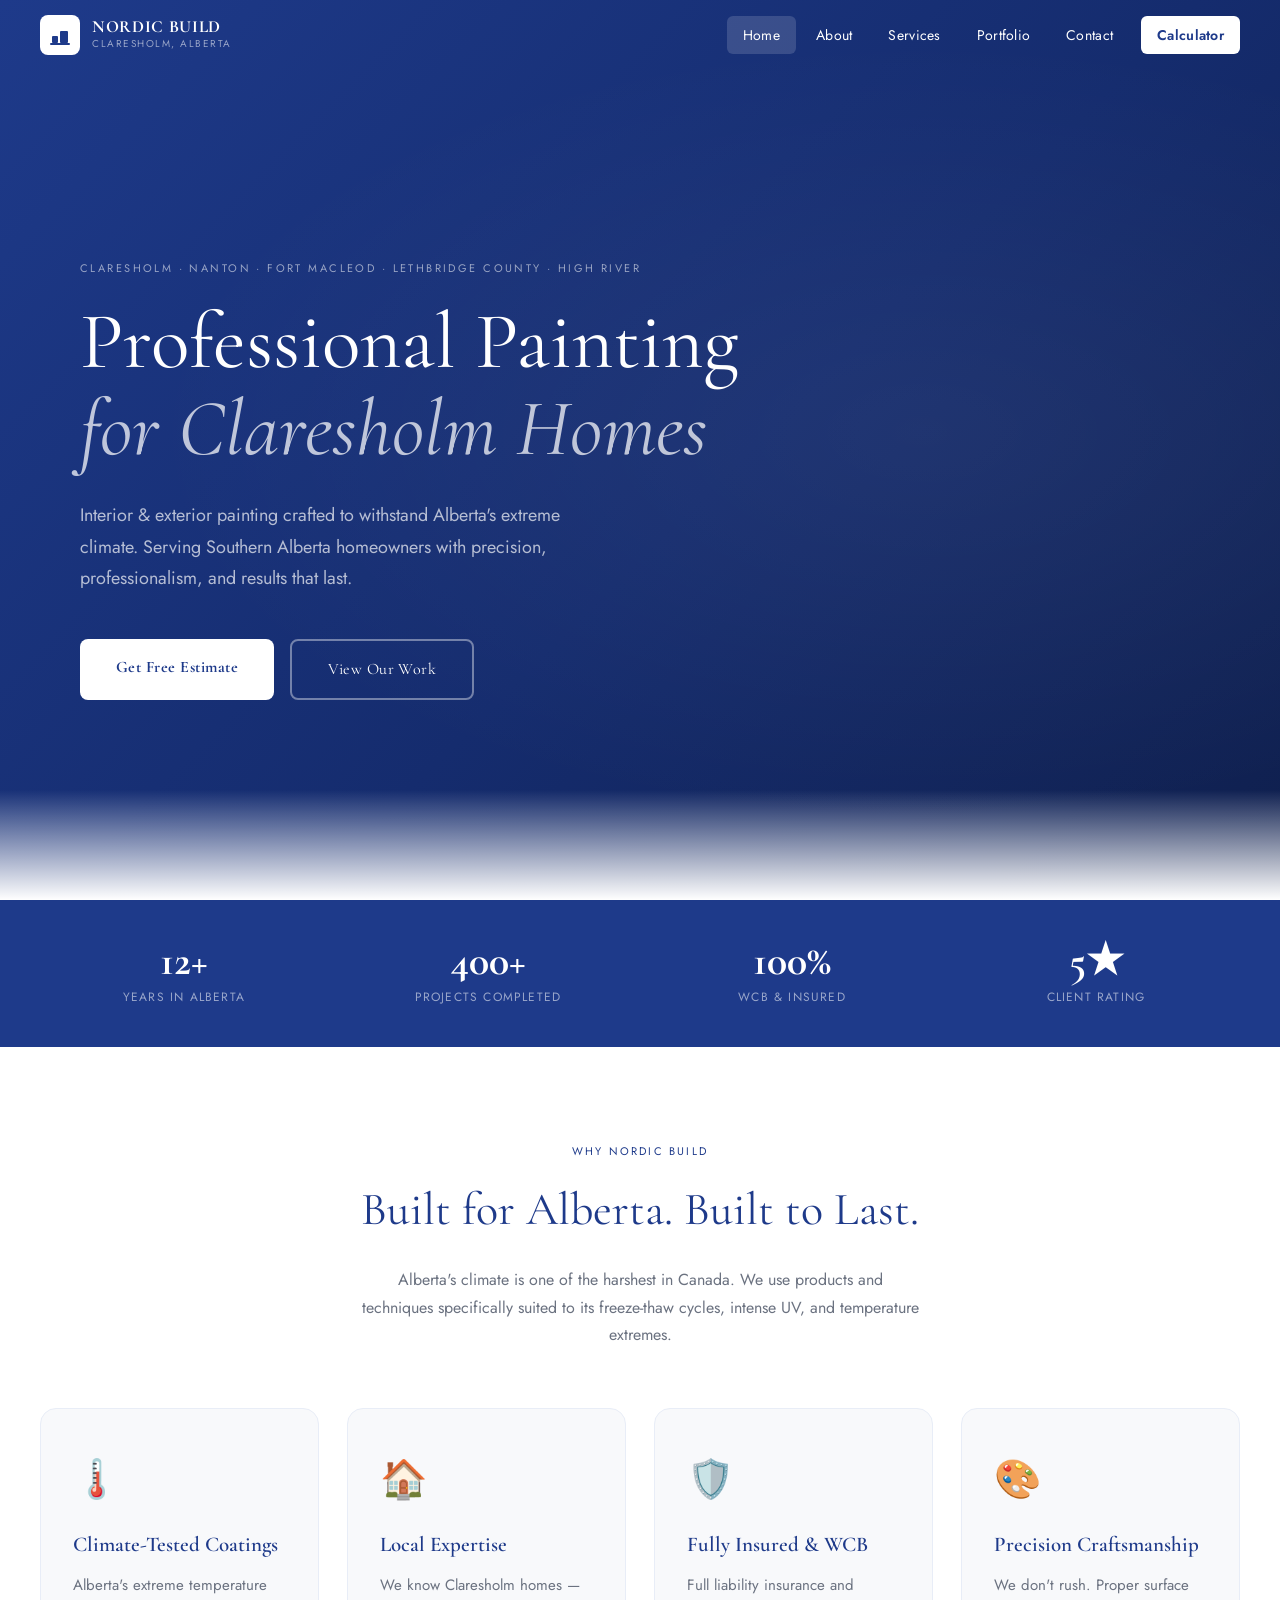
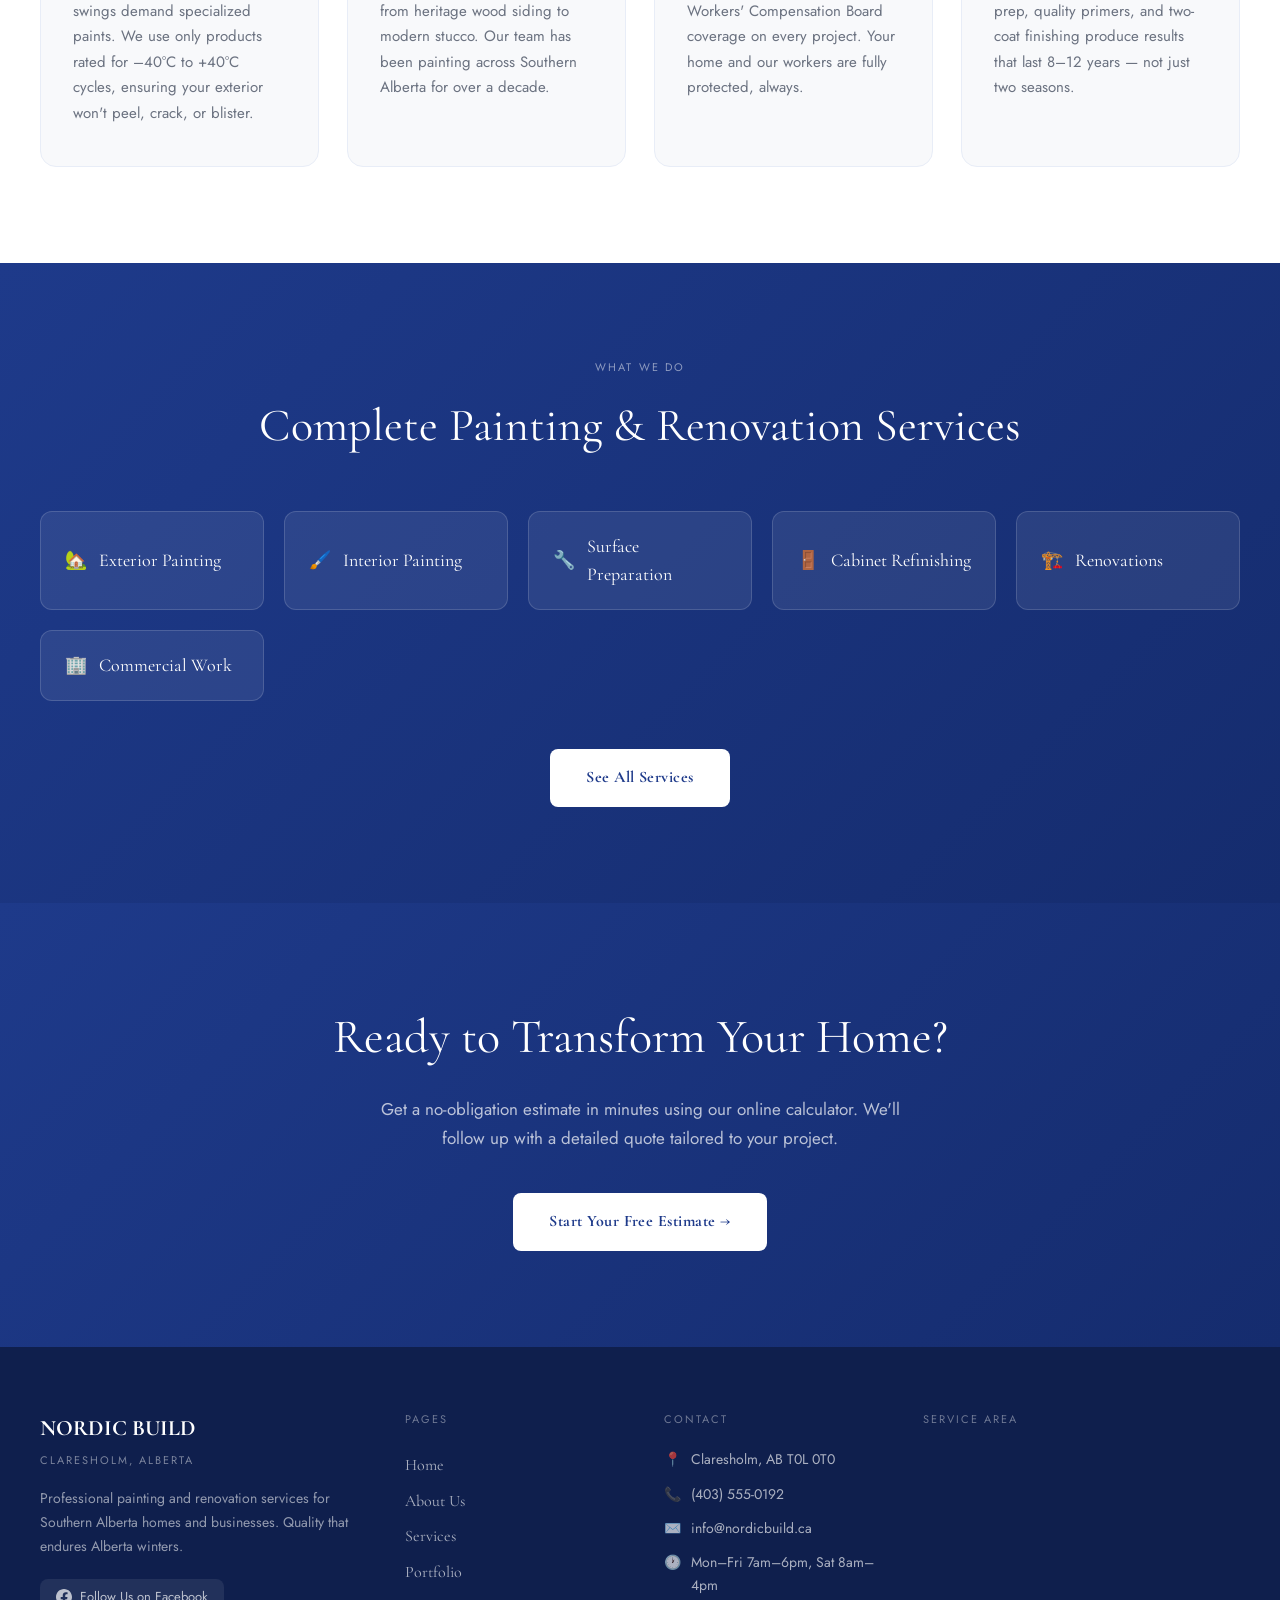
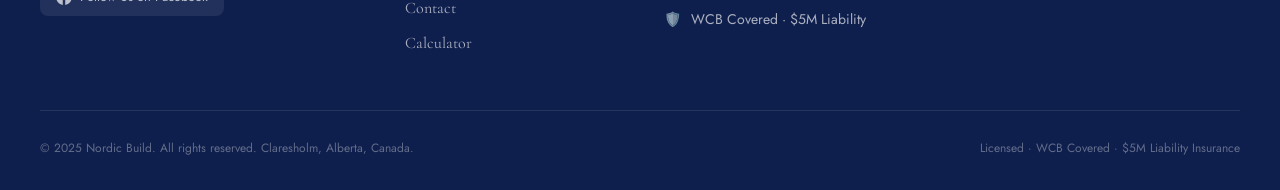
<file: index.html>
<!DOCTYPE html>
<html lang="en">
<head>
  <meta charset="UTF-8" />
  <meta name="viewport" content="width=device-width, initial-scale=1.0" />
  <title>Nordic Build — Professional Painting in Claresholm, Alberta</title>
  <meta name="description" content="Professional interior & exterior painting for Claresholm, Alberta and Southern Alberta. WCB insured, climate-tested coatings, 12+ years local experience." />
  <link rel="stylesheet" href="style.css" />
  <style>
    /* ===== HOME-SPECIFIC ===== */
    .hero {
      min-height: 100vh;
      background: linear-gradient(135deg, #1e3a8a 0%, #152c6e 55%, #0f1f4d 100%);
      display: flex; align-items: center;
      position: relative; overflow: hidden;
    }
    .hero::before {
      content: '';
      position: absolute; inset: 0;
      background: radial-gradient(ellipse at 72% 48%, rgba(255,255,255,0.05) 0%, transparent 60%);
    }
    .hero::after {
      content: '';
      position: absolute; bottom: 0; left: 0; right: 0;
      height: 110px;
      background: linear-gradient(to top, white, transparent);
    }
    .hero-inner {
      max-width: 1200px; margin: 0 auto;
      padding: 140px 40px 80px; width: 100%;
      position: relative; z-index: 1;
    }
    .hero-eyebrow {
      font-size: 11px; letter-spacing: 0.22em; text-transform: uppercase;
      color: rgba(255,255,255,0.55); margin-bottom: 22px;
      font-family: 'Jost', sans-serif;
      animation: fadeUp 0.8s ease 0.1s both;
    }
    .hero h1 {
      font-family: 'Cormorant Garamond', serif;
      font-size: clamp(42px, 6.5vw, 80px);
      color: white; font-weight: 400; line-height: 1.08;
      margin-bottom: 28px; max-width: 720px;
      animation: fadeUp 0.8s ease 0.25s both;
    }
    .hero h1 em { font-style: italic; color: rgba(255,255,255,0.72); }
    .hero-desc {
      color: rgba(255,255,255,0.68); font-size: 18px; line-height: 1.75;
      max-width: 520px; margin-bottom: 44px;
      animation: fadeUp 0.8s ease 0.4s both;
    }
    .hero-btns {
      display: flex; gap: 16px; flex-wrap: wrap;
      animation: fadeUp 0.8s ease 0.55s both;
    }
    @keyframes fadeUp {
      from { opacity: 0; transform: translateY(24px); }
      to { opacity: 1; transform: translateY(0); }
    }

    /* Stats bar */
    .stats-bar { background: var(--navy); padding: 40px; }
    .stats-grid {
      max-width: 1200px; margin: 0 auto;
      display: grid; grid-template-columns: repeat(4, 1fr);
      gap: 16px; text-align: center;
    }
    .stat-num {
      font-family: 'Cormorant Garamond', serif;
      font-size: 42px; font-weight: 700; color: white; line-height: 1;
    }
    .stat-label {
      color: rgba(255,255,255,0.55); font-size: 12px;
      letter-spacing: 0.1em; text-transform: uppercase; margin-top: 6px;
    }

    /* Why Us grid */
    .why-grid {
      display: grid; grid-template-columns: repeat(auto-fit, minmax(260px, 1fr));
      gap: 28px;
    }
    .why-card {
      padding: 40px 32px; background: var(--gray-light);
      border-radius: 16px; border: 1px solid var(--accent);
      transition: box-shadow 0.3s, transform 0.3s;
    }
    .why-card:hover { box-shadow: 0 8px 36px rgba(30,58,138,0.12); transform: translateY(-4px); }
    .why-icon { font-size: 38px; margin-bottom: 18px; }
    .why-title {
      font-family: 'Cormorant Garamond', serif;
      font-size: 21px; color: var(--navy); margin-bottom: 12px; font-weight: 600;
    }
    .why-text { color: var(--gray); line-height: 1.7; font-size: 15px; }

    /* Services teaser */
    .services-teaser {
      display: grid; grid-template-columns: repeat(auto-fit, minmax(220px, 1fr));
      gap: 20px; margin-top: 48px;
    }
    .service-pill {
      display: flex; align-items: center; gap: 12px;
      padding: 20px 24px; background: rgba(255,255,255,0.08);
      border: 1px solid rgba(255,255,255,0.15);
      border-radius: 12px; color: white; font-size: 15px;
      font-family: 'Cormorant Garamond', serif; font-size: 18px;
    }

    /* CTA */
    .cta-section {
      background: linear-gradient(135deg, var(--navy), var(--navy-dark));
      padding: 96px 40px; text-align: center;
    }
    .cta-section h2 {
      font-family: 'Cormorant Garamond', serif;
      font-size: clamp(28px, 4vw, 48px);
      color: white; font-weight: 400; margin-bottom: 20px;
    }
    .cta-section p {
      color: rgba(255,255,255,0.7); font-size: 17px; line-height: 1.7;
      max-width: 540px; margin: 0 auto 40px;
    }

    @media (max-width: 700px) {
      .stats-grid { grid-template-columns: repeat(2, 1fr); }
      .hero-inner { padding: 110px 20px 60px; }
    }
  </style>
</head>
<body>

<!-- HEADER -->
<header>
  <div class="header-inner">
    <a href="index.html" class="logo">
      <div class="logo-mark">
        <svg width="22" height="22" viewBox="0 0 22 22" fill="none">
          <rect x="3" y="12" width="6" height="7" rx="1" fill="#1e3a8a"/>
          <rect x="11" y="7" width="8" height="12" rx="1" fill="#1e3a8a"/>
          <rect x="1" y="19" width="20" height="2" rx="1" fill="#1e3a8a"/>
        </svg>
      </div>
      <div>
        <div class="logo-text-main">NORDIC BUILD</div>
        <div class="logo-text-sub">Claresholm, Alberta</div>
      </div>
    </a>
    <nav>
      <a href="index.html" class="active">Home</a>
      <a href="about.html">About</a>
      <a href="services.html">Services</a>
      <a href="portfolio.html">Portfolio</a>
      <a href="contact.html">Contact</a>
      <a href="calculator.html" class="btn-calc">Calculator</a>
    </nav>
    <button class="burger" aria-label="Toggle menu">
      <span></span><span></span><span></span>
    </button>
  </div>
</header>
<div class="mobile-nav">
  <a href="index.html" class="active">Home</a>
  <a href="about.html">About</a>
  <a href="services.html">Services</a>
  <a href="portfolio.html">Portfolio</a>
  <a href="contact.html">Contact</a>
  <a href="calculator.html">Calculator</a>
</div>

<!-- HERO -->
<section class="hero">
  <div class="hero-inner">
    <div class="hero-eyebrow">Claresholm · Nanton · Fort Macleod · Lethbridge County · High River</div>
    <h1>Professional Painting<br><em>for Claresholm Homes</em></h1>
    <p class="hero-desc">
      Interior &amp; exterior painting crafted to withstand Alberta's extreme climate. Serving Southern Alberta homeowners with precision, professionalism, and results that last.
    </p>
    <div class="hero-btns">
      <a href="calculator.html" class="btn btn-white">Get Free Estimate</a>
      <a href="portfolio.html" class="btn btn-outline">View Our Work</a>
    </div>
  </div>
</section>

<!-- STATS -->
<section class="stats-bar">
  <div class="stats-grid">
    <div class="fade-in" data-delay="0">
      <div class="stat-num">12+</div>
      <div class="stat-label">Years in Alberta</div>
    </div>
    <div class="fade-in" data-delay="0.1">
      <div class="stat-num">400+</div>
      <div class="stat-label">Projects Completed</div>
    </div>
    <div class="fade-in" data-delay="0.2">
      <div class="stat-num">100%</div>
      <div class="stat-label">WCB &amp; Insured</div>
    </div>
    <div class="fade-in" data-delay="0.3">
      <div class="stat-num">5★</div>
      <div class="stat-label">Client Rating</div>
    </div>
  </div>
</section>

<!-- WHY US -->
<section class="section section-white">
  <div class="container">
    <div class="fade-in" style="text-align:center; margin-bottom:60px;">
      <div class="section-label">Why Nordic Build</div>
      <h2 class="section-title">Built for Alberta. Built to Last.</h2>
      <p style="color:var(--gray); max-width:560px; margin:0 auto; font-size:16px; line-height:1.7;">
        Alberta's climate is one of the harshest in Canada. We use products and techniques specifically suited to its freeze-thaw cycles, intense UV, and temperature extremes.
      </p>
    </div>
    <div class="why-grid">
      <div class="why-card fade-in" data-delay="0">
        <div class="why-icon">🌡️</div>
        <div class="why-title">Climate-Tested Coatings</div>
        <p class="why-text">Alberta's extreme temperature swings demand specialized paints. We use only products rated for –40°C to +40°C cycles, ensuring your exterior won't peel, crack, or blister.</p>
      </div>
      <div class="why-card fade-in" data-delay="0.1">
        <div class="why-icon">🏠</div>
        <div class="why-title">Local Expertise</div>
        <p class="why-text">We know Claresholm homes — from heritage wood siding to modern stucco. Our team has been painting across Southern Alberta for over a decade.</p>
      </div>
      <div class="why-card fade-in" data-delay="0.2">
        <div class="why-icon">🛡️</div>
        <div class="why-title">Fully Insured &amp; WCB</div>
        <p class="why-text">Full liability insurance and Workers' Compensation Board coverage on every project. Your home and our workers are fully protected, always.</p>
      </div>
      <div class="why-card fade-in" data-delay="0.3">
        <div class="why-icon">🎨</div>
        <div class="why-title">Precision Craftsmanship</div>
        <p class="why-text">We don't rush. Proper surface prep, quality primers, and two-coat finishing produce results that last 8–12 years — not just two seasons.</p>
      </div>
    </div>
  </div>
</section>

<!-- SERVICES TEASER -->
<section class="section section-navy">
  <div class="container">
    <div class="fade-in" style="text-align:center; margin-bottom:48px;">
      <div class="section-label" style="color:rgba(255,255,255,0.5);">What We Do</div>
      <h2 class="section-title white">Complete Painting &amp; Renovation Services</h2>
    </div>
    <div class="services-teaser">
      <div class="service-pill fade-in" data-delay="0"><span>🏡</span> Exterior Painting</div>
      <div class="service-pill fade-in" data-delay="0.08"><span>🖌️</span> Interior Painting</div>
      <div class="service-pill fade-in" data-delay="0.16"><span>🔧</span> Surface Preparation</div>
      <div class="service-pill fade-in" data-delay="0.24"><span>🚪</span> Cabinet Refinishing</div>
      <div class="service-pill fade-in" data-delay="0.32"><span>🏗️</span> Renovations</div>
      <div class="service-pill fade-in" data-delay="0.4"><span>🏢</span> Commercial Work</div>
    </div>
    <div style="text-align:center; margin-top:48px;" class="fade-in">
      <a href="services.html" class="btn btn-white">See All Services</a>
    </div>
  </div>
</section>

<!-- CTA -->
<section class="cta-section">
  <div class="container">
    <div class="fade-in">
      <h2>Ready to Transform Your Home?</h2>
      <p>Get a no-obligation estimate in minutes using our online calculator. We'll follow up with a detailed quote tailored to your project.</p>
      <a href="calculator.html" class="btn btn-white">Start Your Free Estimate →</a>
    </div>
  </div>
</section>

<!-- FOOTER -->
<footer>
  <div class="footer-inner">
    <div class="footer-grid">
      <div>
        <div class="footer-brand-name">NORDIC BUILD</div>
        <div class="footer-brand-sub">Claresholm, Alberta</div>
        <p class="footer-desc">Professional painting and renovation services for Southern Alberta homes and businesses. Quality that endures Alberta winters.</p>
        <a href="https://facebook.com" target="_blank" rel="noopener" class="fb-link">
          <svg width="16" height="16" viewBox="0 0 24 24" fill="currentColor"><path d="M24 12.073c0-6.627-5.373-12-12-12s-12 5.373-12 12c0 5.99 4.388 10.954 10.125 11.854v-8.385H7.078v-3.47h3.047V9.43c0-3.007 1.792-4.669 4.533-4.669 1.312 0 2.686.235 2.686.235v2.953H15.83c-1.491 0-1.956.925-1.956 1.874v2.25h3.328l-.532 3.47h-2.796v8.385C19.612 23.027 24 18.062 24 12.073z"/></svg>
          Follow Us on Facebook
        </a>
      </div>
      <div>
        <div class="footer-heading">Pages</div>
        <div class="footer-links">
          <a href="index.html">Home</a>
          <a href="about.html">About Us</a>
          <a href="services.html">Services</a>
          <a href="portfolio.html">Portfolio</a>
          <a href="contact.html">Contact</a>
          <a href="calculator.html">Calculator</a>
        </div>
      </div>
      <div>
        <div class="footer-heading">Contact</div>
        <div class="footer-contact-item"><span>📍</span><span>Claresholm, AB T0L 0T0</span></div>
        <div class="footer-contact-item"><span>📞</span><span>(403) 555-0192</span></div>
        <div class="footer-contact-item"><span>✉️</span><span>info@nordicbuild.ca</span></div>
        <div class="footer-contact-item"><span>🕐</span><span>Mon–Fri 7am–6pm, Sat 8am–4pm</span></div>
        <div class="footer-contact-item"><span>🛡️</span><span>WCB Covered · $5M Liability</span></div>
      </div>
      <div>
        <div class="footer-heading">Service Area</div>
        <div class="footer-map">
          <iframe src="https://www.google.com/maps/embed?pb=!1m18!1m12!1m3!1d39527.56!2d-113.6344!3d50.0222!2m3!1f0!2f0!3f0!3m2!1i1024!2i768!4f13.1!3m3!1m2!1s0x537264a1c6c7a679%3A0x54ecbabd46a7c4b7!2sClaresholm%2C+AB!5e0!3m2!1sen!2sca!4v1620000000000" width="100%" height="160" style="border:0; display:block;" allowfullscreen loading="lazy" title="Claresholm Alberta Map"></iframe>
        </div>
      </div>
    </div>
    <div class="footer-bottom">
      <span>© 2025 Nordic Build. All rights reserved. Claresholm, Alberta, Canada.</span>
      <span>Licensed · WCB Covered · $5M Liability Insurance</span>
    </div>
  </div>
</footer>

<script src="main.js"></script>
</body>
</html>
</file>
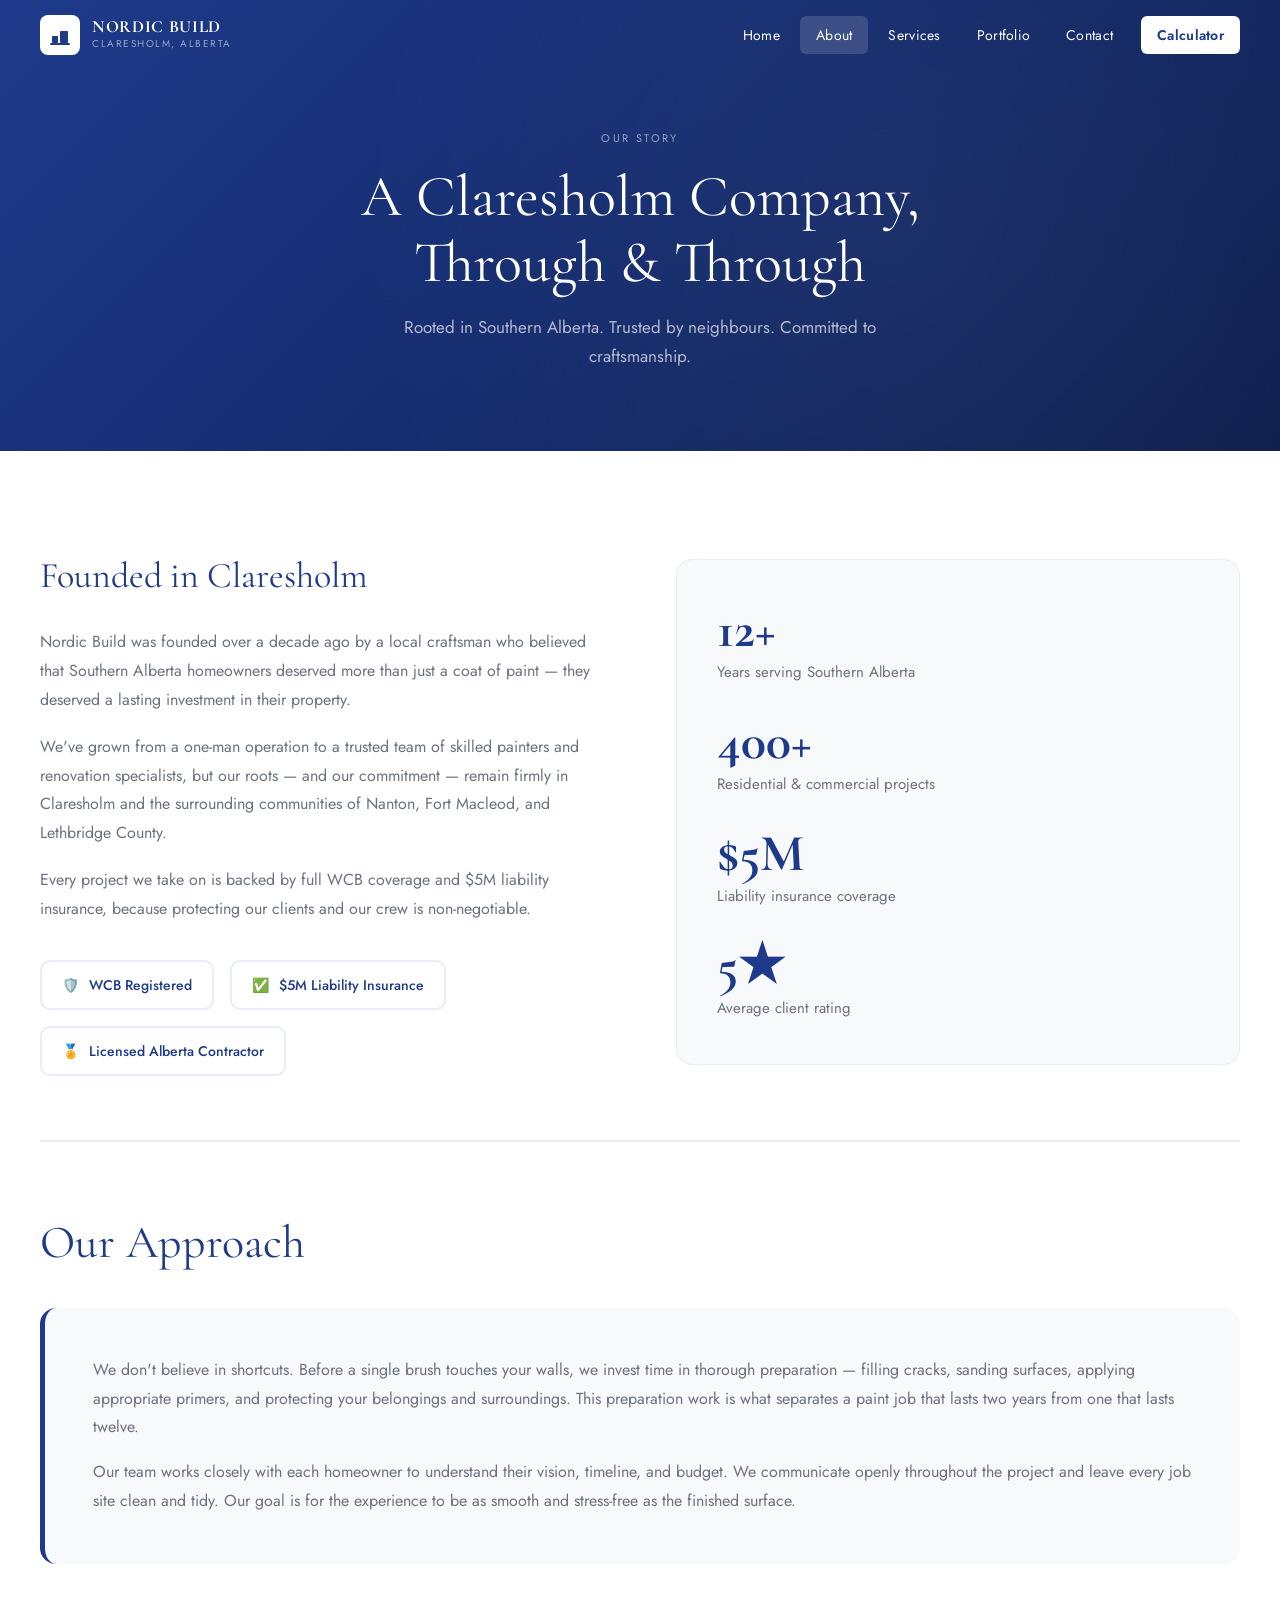
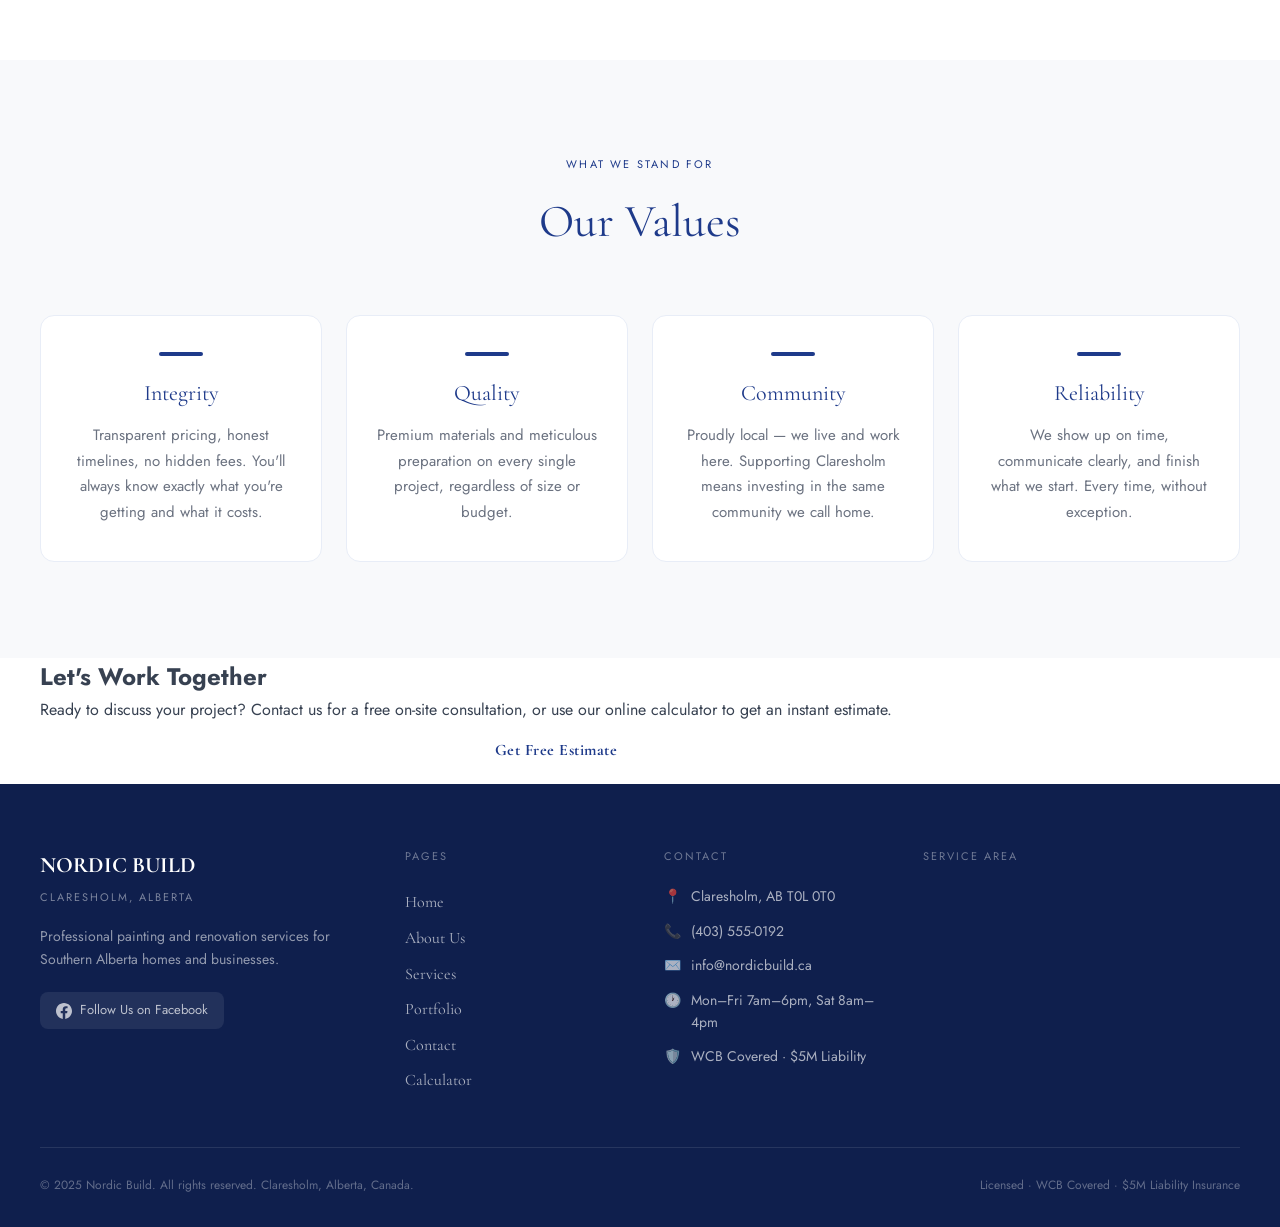
<file: about.html>
<!DOCTYPE html>
<html lang="en">
<head>
  <meta charset="UTF-8" />
  <meta name="viewport" content="width=device-width, initial-scale=1.0" />
  <title>About Us — Nordic Build Claresholm</title>
  <link rel="stylesheet" href="style.css" />
  <style>
    .story-grid {
      display: grid; grid-template-columns: 1fr 1fr;
      gap: 72px; align-items: center;
    }
    .story-text h2 {
      font-family: 'Cormorant Garamond', serif;
      font-size: 36px; color: var(--navy);
      font-weight: 400; margin-bottom: 24px;
    }
    .story-text p {
      color: var(--gray); line-height: 1.8; font-size: 16px; margin-bottom: 18px;
    }
    .stats-card {
      background: var(--gray-light); border-radius: 16px;
      padding: 44px 40px; border: 1px solid var(--accent);
    }
    .stats-card-item { margin-bottom: 32px; }
    .stats-card-item:last-child { margin-bottom: 0; }
    .stats-card-num {
      font-family: 'Cormorant Garamond', serif;
      font-size: 52px; font-weight: 700; color: var(--navy); line-height: 1;
    }
    .stats-card-label { color: var(--gray); font-size: 15px; margin-top: 4px; }

    .values-grid {
      display: grid; grid-template-columns: repeat(auto-fit, minmax(220px, 1fr));
      gap: 24px;
    }
    .value-card {
      background: white; border-radius: 14px; padding: 36px 28px;
      border: 1px solid var(--accent); text-align: center;
    }
    .value-bar {
      width: 44px; height: 4px; background: var(--navy);
      border-radius: 2px; margin: 0 auto 20px;
    }
    .value-title {
      font-family: 'Cormorant Garamond', serif;
      font-size: 22px; color: var(--navy); margin-bottom: 12px;
    }
    .value-text { color: var(--gray); font-size: 15px; line-height: 1.7; }

    .team-section { border-top: 2px solid var(--accent); padding-top: 64px; margin-top: 64px; }
    .team-block {
      background: var(--gray-light); border-radius: 16px;
      padding: 48px; border-left: 5px solid var(--navy);
    }
    .team-block p { color: var(--gray); line-height: 1.8; font-size: 16px; }

    .badge-row {
      display: flex; flex-wrap: wrap; gap: 16px; margin-top: 36px;
    }
    .badge {
      display: flex; align-items: center; gap: 10px;
      background: white; border: 2px solid var(--accent);
      padding: 12px 20px; border-radius: 10px;
      font-size: 14px; color: var(--navy); font-weight: 500;
    }

    @media (max-width: 800px) {
      .story-grid { grid-template-columns: 1fr; gap: 40px; }
    }
  </style>
</head>
<body>

<!-- HEADER -->
<header>
  <div class="header-inner">
    <a href="index.html" class="logo">
      <div class="logo-mark">
        <svg width="22" height="22" viewBox="0 0 22 22" fill="none">
          <rect x="3" y="12" width="6" height="7" rx="1" fill="#1e3a8a"/>
          <rect x="11" y="7" width="8" height="12" rx="1" fill="#1e3a8a"/>
          <rect x="1" y="19" width="20" height="2" rx="1" fill="#1e3a8a"/>
        </svg>
      </div>
      <div>
        <div class="logo-text-main">NORDIC BUILD</div>
        <div class="logo-text-sub">Claresholm, Alberta</div>
      </div>
    </a>
    <nav>
      <a href="index.html">Home</a>
      <a href="about.html" class="active">About</a>
      <a href="services.html">Services</a>
      <a href="portfolio.html">Portfolio</a>
      <a href="contact.html">Contact</a>
      <a href="calculator.html" class="btn-calc">Calculator</a>
    </nav>
    <button class="burger" aria-label="Toggle menu">
      <span></span><span></span><span></span>
    </button>
  </div>
</header>
<div class="mobile-nav">
  <a href="index.html">Home</a>
  <a href="about.html" class="active">About</a>
  <a href="services.html">Services</a>
  <a href="portfolio.html">Portfolio</a>
  <a href="contact.html">Contact</a>
  <a href="calculator.html">Calculator</a>
</div>

<!-- HERO -->
<section class="page-hero">
  <div class="page-hero-eyebrow">Our Story</div>
  <h1>A Claresholm Company,<br>Through &amp; Through</h1>
  <p>Rooted in Southern Alberta. Trusted by neighbours. Committed to craftsmanship.</p>
</section>

<!-- STORY -->
<section class="section section-white">
  <div class="container">
    <div class="story-grid">
      <div class="story-text fade-in">
        <h2>Founded in Claresholm</h2>
        <p>Nordic Build was founded over a decade ago by a local craftsman who believed that Southern Alberta homeowners deserved more than just a coat of paint — they deserved a lasting investment in their property.</p>
        <p>We've grown from a one-man operation to a trusted team of skilled painters and renovation specialists, but our roots — and our commitment — remain firmly in Claresholm and the surrounding communities of Nanton, Fort Macleod, and Lethbridge County.</p>
        <p>Every project we take on is backed by full WCB coverage and $5M liability insurance, because protecting our clients and our crew is non-negotiable.</p>
        <div class="badge-row">
          <div class="badge"><span>🛡️</span> WCB Registered</div>
          <div class="badge"><span>✅</span> $5M Liability Insurance</div>
          <div class="badge"><span>🏅</span> Licensed Alberta Contractor</div>
        </div>
      </div>
      <div class="stats-card fade-in" data-delay="0.2">
        <div class="stats-card-item">
          <div class="stats-card-num">12+</div>
          <div class="stats-card-label">Years serving Southern Alberta</div>
        </div>
        <div class="stats-card-item">
          <div class="stats-card-num">400+</div>
          <div class="stats-card-label">Residential &amp; commercial projects</div>
        </div>
        <div class="stats-card-item">
          <div class="stats-card-num">$5M</div>
          <div class="stats-card-label">Liability insurance coverage</div>
        </div>
        <div class="stats-card-item">
          <div class="stats-card-num">5★</div>
          <div class="stats-card-label">Average client rating</div>
        </div>
      </div>
    </div>

    <!-- Team -->
    <div class="team-section fade-in">
      <h2 class="section-title" style="margin-bottom:28px;">Our Approach</h2>
      <div class="team-block">
        <p>We don't believe in shortcuts. Before a single brush touches your walls, we invest time in thorough preparation — filling cracks, sanding surfaces, applying appropriate primers, and protecting your belongings and surroundings. This preparation work is what separates a paint job that lasts two years from one that lasts twelve.</p>
        <p style="margin-top:16px;">Our team works closely with each homeowner to understand their vision, timeline, and budget. We communicate openly throughout the project and leave every job site clean and tidy. Our goal is for the experience to be as smooth and stress-free as the finished surface.</p>
      </div>
    </div>
  </div>
</section>

<!-- VALUES -->
<section class="section section-gray">
  <div class="container">
    <div class="fade-in" style="text-align:center; margin-bottom:56px;">
      <div class="section-label">What We Stand For</div>
      <h2 class="section-title">Our Values</h2>
    </div>
    <div class="values-grid">
      <div class="value-card fade-in" data-delay="0">
        <div class="value-bar"></div>
        <div class="value-title">Integrity</div>
        <p class="value-text">Transparent pricing, honest timelines, no hidden fees. You'll always know exactly what you're getting and what it costs.</p>
      </div>
      <div class="value-card fade-in" data-delay="0.1">
        <div class="value-bar"></div>
        <div class="value-title">Quality</div>
        <p class="value-text">Premium materials and meticulous preparation on every single project, regardless of size or budget.</p>
      </div>
      <div class="value-card fade-in" data-delay="0.2">
        <div class="value-bar"></div>
        <div class="value-title">Community</div>
        <p class="value-text">Proudly local — we live and work here. Supporting Claresholm means investing in the same community we call home.</p>
      </div>
      <div class="value-card fade-in" data-delay="0.3">
        <div class="value-bar"></div>
        <div class="value-title">Reliability</div>
        <p class="value-text">We show up on time, communicate clearly, and finish what we start. Every time, without exception.</p>
      </div>
    </div>
  </div>
</section>

<!-- CTA -->
<section class="cta-section">
  <div class="container">
    <div class="fade-in">
      <h2>Let's Work Together</h2>
      <p>Ready to discuss your project? Contact us for a free on-site consultation, or use our online calculator to get an instant estimate.</p>
      <div style="display:flex; gap:16px; justify-content:center; flex-wrap:wrap;">
        <a href="calculator.html" class="btn btn-white">Get Free Estimate</a>
        <a href="contact.html" class="btn btn-outline">Contact Us</a>
      </div>
    </div>
  </div>
</section>

<!-- FOOTER -->
<footer>
  <div class="footer-inner">
    <div class="footer-grid">
      <div>
        <div class="footer-brand-name">NORDIC BUILD</div>
        <div class="footer-brand-sub">Claresholm, Alberta</div>
        <p class="footer-desc">Professional painting and renovation services for Southern Alberta homes and businesses.</p>
        <a href="https://facebook.com" target="_blank" rel="noopener" class="fb-link">
          <svg width="16" height="16" viewBox="0 0 24 24" fill="currentColor"><path d="M24 12.073c0-6.627-5.373-12-12-12s-12 5.373-12 12c0 5.99 4.388 10.954 10.125 11.854v-8.385H7.078v-3.47h3.047V9.43c0-3.007 1.792-4.669 4.533-4.669 1.312 0 2.686.235 2.686.235v2.953H15.83c-1.491 0-1.956.925-1.956 1.874v2.25h3.328l-.532 3.47h-2.796v8.385C19.612 23.027 24 18.062 24 12.073z"/></svg>
          Follow Us on Facebook
        </a>
      </div>
      <div>
        <div class="footer-heading">Pages</div>
        <div class="footer-links">
          <a href="index.html">Home</a>
          <a href="about.html">About Us</a>
          <a href="services.html">Services</a>
          <a href="portfolio.html">Portfolio</a>
          <a href="contact.html">Contact</a>
          <a href="calculator.html">Calculator</a>
        </div>
      </div>
      <div>
        <div class="footer-heading">Contact</div>
        <div class="footer-contact-item"><span>📍</span><span>Claresholm, AB T0L 0T0</span></div>
        <div class="footer-contact-item"><span>📞</span><span>(403) 555-0192</span></div>
        <div class="footer-contact-item"><span>✉️</span><span>info@nordicbuild.ca</span></div>
        <div class="footer-contact-item"><span>🕐</span><span>Mon–Fri 7am–6pm, Sat 8am–4pm</span></div>
        <div class="footer-contact-item"><span>🛡️</span><span>WCB Covered · $5M Liability</span></div>
      </div>
      <div>
        <div class="footer-heading">Service Area</div>
        <div class="footer-map">
          <iframe src="https://www.google.com/maps/embed?pb=!1m18!1m12!1m3!1d39527.56!2d-113.6344!3d50.0222!2m3!1f0!2f0!3f0!3m2!1i1024!2i768!4f13.1!3m3!1m2!1s0x537264a1c6c7a679%3A0x54ecbabd46a7c4b7!2sClaresholm%2C+AB!5e0!3m2!1sen!2sca!4v1620000000000" width="100%" height="160" style="border:0; display:block;" allowfullscreen loading="lazy" title="Map"></iframe>
        </div>
      </div>
    </div>
    <div class="footer-bottom">
      <span>© 2025 Nordic Build. All rights reserved. Claresholm, Alberta, Canada.</span>
      <span>Licensed · WCB Covered · $5M Liability Insurance</span>
    </div>
  </div>
</footer>

<script src="main.js"></script>
</body>
</html>
</file>
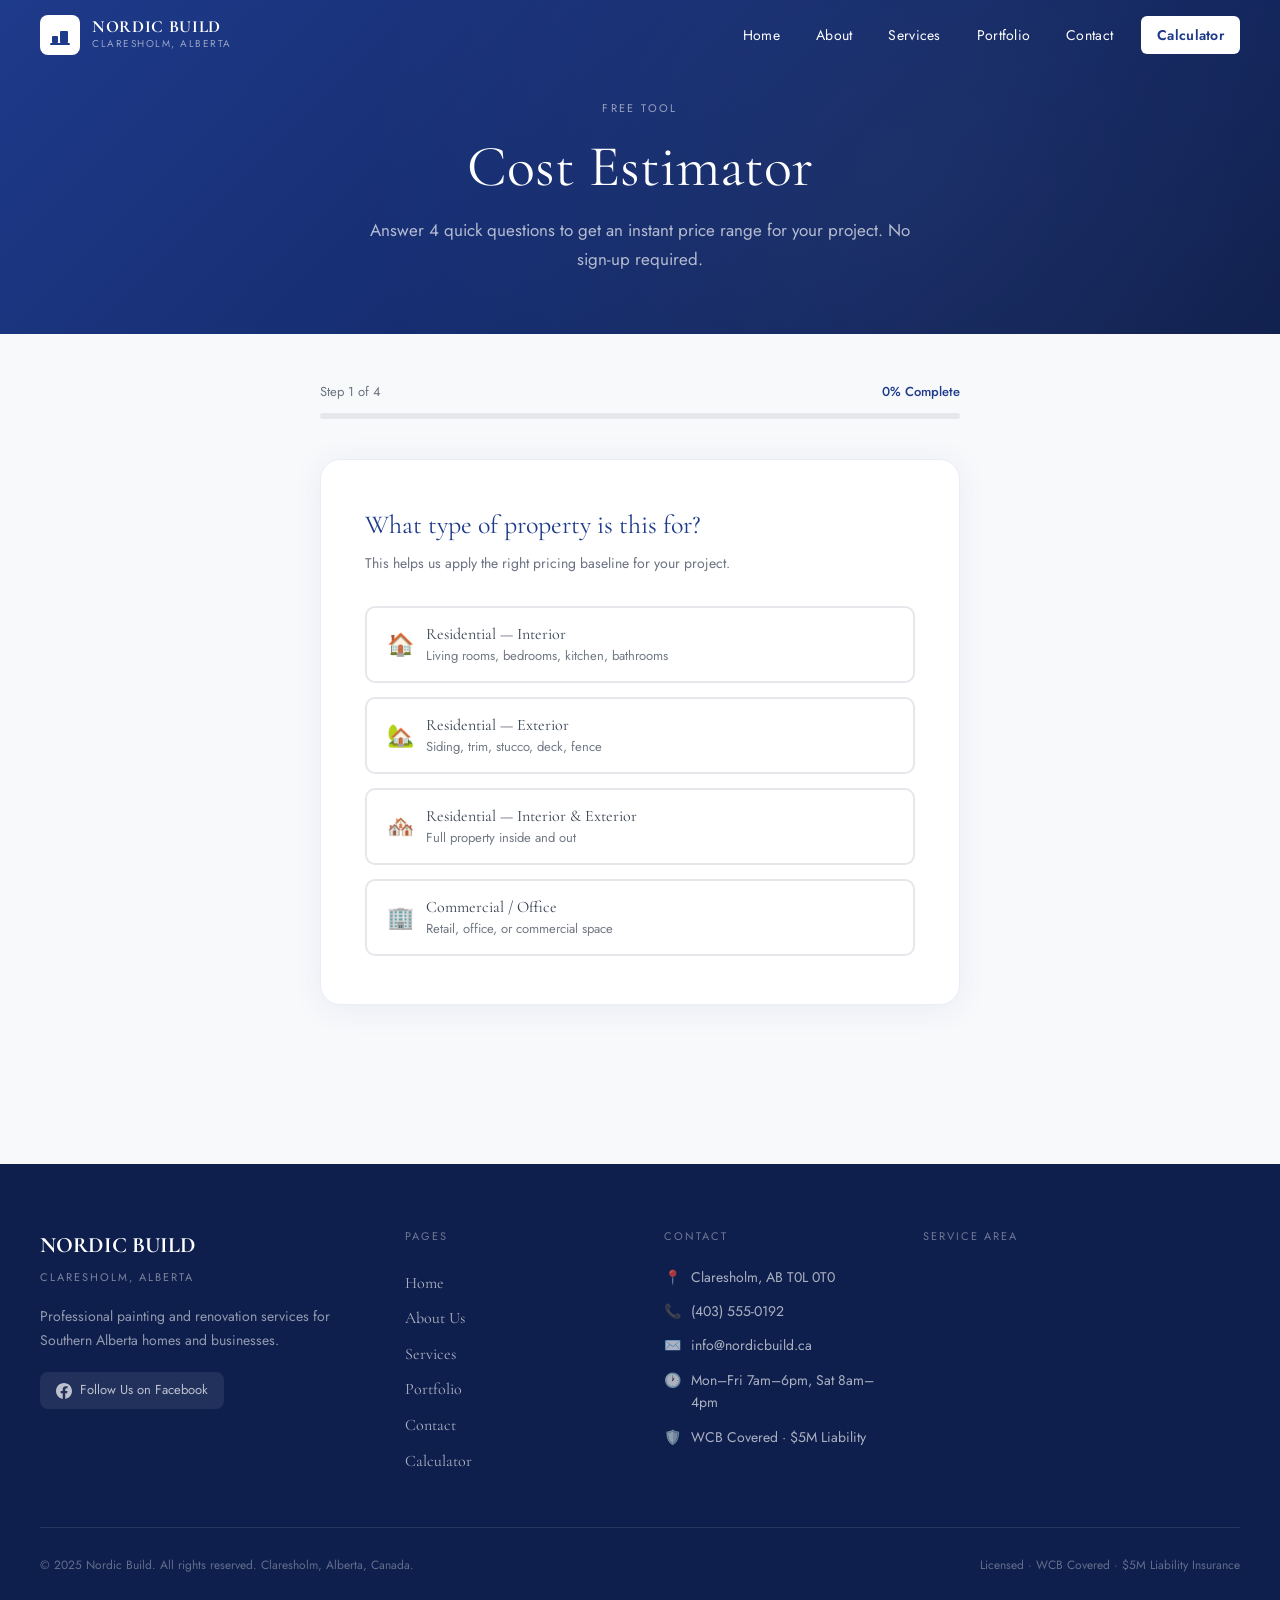
<file: calculator.html>
<!DOCTYPE html>
<html lang="en">
<head>
  <meta charset="UTF-8" />
  <meta name="viewport" content="width=device-width, initial-scale=1.0" />
  <title>Cost Estimator — Nordic Build Claresholm</title>
  <link rel="stylesheet" href="style.css" />
  <style>
    .calc-wrapper {
      min-height: calc(100vh - 70px);
      background: var(--gray-light);
      padding: 48px 20px 80px;
    }
    .calc-container { max-width: 640px; margin: 0 auto; }

    /* Progress */
    .progress-bar-wrap { margin-bottom: 40px; }
    .progress-labels {
      display: flex; justify-content: space-between;
      font-size: 13px; color: var(--gray); margin-bottom: 10px;
      font-family: 'Jost', sans-serif;
    }
    .progress-labels span:last-child { color: var(--navy); font-weight: 500; }
    .progress-track {
      height: 6px; background: #e5e7eb; border-radius: 3px; overflow: hidden;
    }
    .progress-fill {
      height: 100%; background: var(--navy);
      border-radius: 3px; transition: width 0.5s ease;
    }

    /* Step card */
    .step-card {
      background: white; border-radius: 20px;
      padding: 48px 44px;
      box-shadow: 0 4px 32px rgba(30,58,138,0.07);
      border: 1px solid var(--accent);
      animation: slideIn 0.4s ease;
    }
    @keyframes slideIn {
      from { opacity: 0; transform: translateX(16px); }
      to { opacity: 1; transform: translateX(0); }
    }
    .step-q {
      font-family: 'Cormorant Garamond', serif;
      font-size: 26px; color: var(--navy); margin-bottom: 10px;
      font-weight: 400; line-height: 1.3;
    }
    .step-sub { color: var(--gray); font-size: 14px; margin-bottom: 32px; line-height: 1.6; }

    /* Options */
    .options-grid { display: grid; gap: 14px; }
    .option-btn {
      background: white; color: var(--text);
      border: 2px solid var(--border);
      padding: 16px 20px; border-radius: 10px;
      font-size: 16px; font-family: 'Cormorant Garamond', serif;
      cursor: pointer; text-align: left;
      transition: all 0.2s; display: flex; align-items: center; gap: 12px;
    }
    .option-btn:hover {
      border-color: var(--navy); background: #f0f4ff; color: var(--navy);
    }
    .option-btn.selected {
      border-color: var(--navy); background: var(--navy); color: white;
    }
    .option-icon { font-size: 22px; flex-shrink: 0; }
    .option-label { flex: 1; }
    .option-note { font-size: 13px; opacity: 0.7; display: block; margin-top: 2px; font-family: 'Jost', sans-serif; }

    /* Back btn */
    .back-btn {
      background: none; border: none; color: #9ca3af;
      cursor: pointer; font-size: 14px; margin-top: 24px;
      font-family: 'Jost', sans-serif; padding: 0;
    }
    .back-btn:hover { color: var(--navy); }

    /* Result card */
    .result-card {
      background: white; border-radius: 20px;
      padding: 52px 44px;
      box-shadow: 0 4px 32px rgba(30,58,138,0.07);
      border: 1px solid var(--accent);
      text-align: center;
      animation: slideIn 0.4s ease;
    }
    .result-icon {
      width: 72px; height: 72px; background: #f0f4ff;
      border-radius: 50%; display: flex; align-items: center; justify-content: center;
      font-size: 32px; margin: 0 auto 24px;
    }
    .result-title {
      font-family: 'Cormorant Garamond', serif;
      font-size: 28px; color: var(--navy); margin-bottom: 6px; font-weight: 400;
    }
    .result-sub { color: var(--gray); font-size: 14px; margin-bottom: 32px; }

    .estimate-box {
      background: linear-gradient(135deg, var(--navy), var(--navy-dark));
      border-radius: 16px; padding: 36px 28px; margin-bottom: 32px;
    }
    .estimate-eyebrow {
      color: rgba(255,255,255,0.6); font-size: 11px;
      letter-spacing: 0.18em; text-transform: uppercase;
      margin-bottom: 10px; font-family: 'Jost', sans-serif;
    }
    .estimate-range {
      font-family: 'Cormorant Garamond', serif;
      font-size: 52px; font-weight: 700; color: white; line-height: 1;
    }
    .estimate-note { color: rgba(255,255,255,0.55); font-size: 13px; margin-top: 10px; }

    .summary-list {
      background: var(--gray-light); border-radius: 12px;
      padding: 20px 24px; margin-bottom: 28px; text-align: left;
    }
    .summary-row {
      display: flex; justify-content: space-between;
      padding: 8px 0; border-bottom: 1px solid var(--border);
      font-size: 14px; color: var(--gray);
    }
    .summary-row:last-child { border-bottom: none; }
    .summary-row span:last-child { color: var(--navy); font-weight: 500; }

    .email-row {
      display: flex; gap: 12px; margin-bottom: 16px;
    }
    .email-input {
      flex: 1; padding: 14px 16px;
      border: 2px solid var(--border); border-radius: 8px;
      font-size: 15px; font-family: 'Jost', sans-serif;
      outline: none; transition: border-color 0.2s;
    }
    .email-input:focus { border-color: var(--navy); }
    .send-btn {
      background: var(--navy); color: white; border: none;
      padding: 14px 24px; border-radius: 8px;
      font-size: 15px; font-family: 'Cormorant Garamond', serif;
      font-weight: 600; cursor: pointer; white-space: nowrap;
      transition: background 0.2s;
    }
    .send-btn:hover { background: var(--navy-dark); }

    .restart-btn {
      background: none; border: none; color: #9ca3af;
      cursor: pointer; font-size: 13px; font-family: 'Jost', sans-serif;
    }

    /* Sent state */
    .sent-box {
      background: white; border-radius: 20px; padding: 64px 44px;
      text-align: center; animation: slideIn 0.4s ease;
      box-shadow: 0 4px 32px rgba(30,58,138,0.07);
    }
    .sent-box h3 {
      font-family: 'Cormorant Garamond', serif;
      font-size: 30px; color: var(--navy); margin: 20px 0 12px; font-weight: 400;
    }
    .sent-box p { color: var(--gray); line-height: 1.7; }

    /* Trust badges */
    .trust-bar {
      display: flex; justify-content: center; gap: 32px; flex-wrap: wrap;
      margin-top: 36px; padding-top: 32px; border-top: 1px solid var(--border);
    }
    .trust-item {
      display: flex; align-items: center; gap: 8px;
      color: var(--gray); font-size: 13px;
    }

    @media (max-width: 600px) {
      .step-card, .result-card { padding: 32px 24px; }
      .estimate-range { font-size: 40px; }
      .email-row { flex-direction: column; }
    }
  </style>
</head>
<body>

<!-- HEADER -->
<header>
  <div class="header-inner">
    <a href="index.html" class="logo">
      <div class="logo-mark">
        <svg width="22" height="22" viewBox="0 0 22 22" fill="none">
          <rect x="3" y="12" width="6" height="7" rx="1" fill="#1e3a8a"/>
          <rect x="11" y="7" width="8" height="12" rx="1" fill="#1e3a8a"/>
          <rect x="1" y="19" width="20" height="2" rx="1" fill="#1e3a8a"/>
        </svg>
      </div>
      <div>
        <div class="logo-text-main">NORDIC BUILD</div>
        <div class="logo-text-sub">Claresholm, Alberta</div>
      </div>
    </a>
    <nav>
      <a href="index.html">Home</a>
      <a href="about.html">About</a>
      <a href="services.html">Services</a>
      <a href="portfolio.html">Portfolio</a>
      <a href="contact.html">Contact</a>
      <a href="calculator.html" class="btn-calc active">Calculator</a>
    </nav>
    <button class="burger" aria-label="Toggle menu">
      <span></span><span></span><span></span>
    </button>
  </div>
</header>
<div class="mobile-nav">
  <a href="index.html">Home</a>
  <a href="about.html">About</a>
  <a href="services.html">Services</a>
  <a href="portfolio.html">Portfolio</a>
  <a href="contact.html">Contact</a>
  <a href="calculator.html" class="active">Calculator</a>
</div>

<!-- PAGE HERO -->
<section class="page-hero" style="padding:100px 40px 60px;">
  <div class="page-hero-eyebrow">Free Tool</div>
  <h1>Cost Estimator</h1>
  <p>Answer 4 quick questions to get an instant price range for your project. No sign-up required.</p>
</section>

<!-- CALCULATOR -->
<div class="calc-wrapper">
  <div class="calc-container">

    <!-- Progress -->
    <div class="progress-bar-wrap" id="progressWrap">
      <div class="progress-labels">
        <span id="stepLabel">Step 1 of 4</span>
        <span id="pctLabel">0% Complete</span>
      </div>
      <div class="progress-track">
        <div class="progress-fill" id="progressFill" style="width:0%"></div>
      </div>
    </div>

    <!-- Step cards injected here -->
    <div id="calcArea"></div>

  </div>
</div>

<!-- FOOTER -->
<footer>
  <div class="footer-inner">
    <div class="footer-grid">
      <div>
        <div class="footer-brand-name">NORDIC BUILD</div>
        <div class="footer-brand-sub">Claresholm, Alberta</div>
        <p class="footer-desc">Professional painting and renovation services for Southern Alberta homes and businesses.</p>
        <a href="https://facebook.com" target="_blank" rel="noopener" class="fb-link">
          <svg width="16" height="16" viewBox="0 0 24 24" fill="currentColor"><path d="M24 12.073c0-6.627-5.373-12-12-12s-12 5.373-12 12c0 5.99 4.388 10.954 10.125 11.854v-8.385H7.078v-3.47h3.047V9.43c0-3.007 1.792-4.669 4.533-4.669 1.312 0 2.686.235 2.686.235v2.953H15.83c-1.491 0-1.956.925-1.956 1.874v2.25h3.328l-.532 3.47h-2.796v8.385C19.612 23.027 24 18.062 24 12.073z"/></svg>
          Follow Us on Facebook
        </a>
      </div>
      <div>
        <div class="footer-heading">Pages</div>
        <div class="footer-links">
          <a href="index.html">Home</a>
          <a href="about.html">About Us</a>
          <a href="services.html">Services</a>
          <a href="portfolio.html">Portfolio</a>
          <a href="contact.html">Contact</a>
          <a href="calculator.html">Calculator</a>
        </div>
      </div>
      <div>
        <div class="footer-heading">Contact</div>
        <div class="footer-contact-item"><span>📍</span><span>Claresholm, AB T0L 0T0</span></div>
        <div class="footer-contact-item"><span>📞</span><span>(403) 555-0192</span></div>
        <div class="footer-contact-item"><span>✉️</span><span>info@nordicbuild.ca</span></div>
        <div class="footer-contact-item"><span>🕐</span><span>Mon–Fri 7am–6pm, Sat 8am–4pm</span></div>
        <div class="footer-contact-item"><span>🛡️</span><span>WCB Covered · $5M Liability</span></div>
      </div>
      <div>
        <div class="footer-heading">Service Area</div>
        <div class="footer-map">
          <iframe src="https://www.google.com/maps/embed?pb=!1m18!1m12!1m3!1d39527.56!2d-113.6344!3d50.0222!2m3!1f0!2f0!3f0!3m2!1i1024!2i768!4f13.1!3m3!1m2!1s0x537264a1c6c7a679%3A0x54ecbabd46a7c4b7!2sClaresholm%2C+AB!5e0!3m2!1sen!2sca!4v1620000000000" width="100%" height="160" style="border:0; display:block;" allowfullscreen loading="lazy" title="Map"></iframe>
        </div>
      </div>
    </div>
    <div class="footer-bottom">
      <span>© 2025 Nordic Build. All rights reserved. Claresholm, Alberta, Canada.</span>
      <span>Licensed · WCB Covered · $5M Liability Insurance</span>
    </div>
  </div>
</footer>

<script src="main.js"></script>
<script>
// ===== CALCULATOR LOGIC =====

const STEPS = [
  {
    id: 'type',
    question: 'What type of property is this for?',
    sub: 'This helps us apply the right pricing baseline for your project.',
    options: [
      { icon: '🏠', label: 'Residential — Interior', note: 'Living rooms, bedrooms, kitchen, bathrooms', value: 'res_int', base: 1.85 },
      { icon: '🏡', label: 'Residential — Exterior', note: 'Siding, trim, stucco, deck, fence', value: 'res_ext', base: 2.60 },
      { icon: '🏘️', label: 'Residential — Interior & Exterior', note: 'Full property inside and out', value: 'res_both', base: 3.90 },
      { icon: '🏢', label: 'Commercial / Office', note: 'Retail, office, or commercial space', value: 'commercial', base: 2.20 },
    ]
  },
  {
    id: 'sqft',
    question: 'What is the approximate square footage?',
    sub: 'For interior: total floor area. For exterior: approx. wall surface area. Canadian sq ft.',
    options: [
      { icon: '📐', label: 'Under 500 sq ft', note: 'Small room, bathroom, or accent work', value: 400, mult: 1.05 },
      { icon: '📐', label: '500 – 1,000 sq ft', note: 'Apartment, small home, or partial repaint', value: 750, mult: 1.0 },
      { icon: '📐', label: '1,000 – 2,000 sq ft', note: 'Standard family home', value: 1500, mult: 0.95 },
      { icon: '📐', label: '2,000 – 3,500 sq ft', note: 'Large home or commercial space', value: 2750, mult: 0.90 },
      { icon: '📐', label: '3,500+ sq ft', note: 'Estate, large commercial, or multi-unit', value: 4200, mult: 0.85 },
    ]
  },
  {
    id: 'condition',
    question: 'What is the current condition of the surfaces?',
    sub: 'Surface condition affects how much preparation work is required before painting.',
    options: [
      { icon: '✨', label: 'Excellent', note: 'Recently painted, minor touch-ups only', value: 'excellent', adj: 0.85 },
      { icon: '👍', label: 'Good', note: 'Normal wear, standard prep and priming', value: 'good', adj: 1.0 },
      { icon: '⚠️', label: 'Fair', note: 'Visible damage, peeling, patching required', value: 'fair', adj: 1.28 },
      { icon: '🔨', label: 'Poor', note: 'Significant repairs, mould, or previous failures', value: 'poor', adj: 1.58 },
    ]
  },
  {
    id: 'timeline',
    question: 'What is your preferred project timeline?',
    sub: 'Rush projects may require scheduling adjustments and overtime for our crew.',
    options: [
      { icon: '📅', label: 'Flexible — 4+ weeks', note: 'We fit into your schedule', value: 'flexible', adj: 0.95 },
      { icon: '📆', label: 'Standard — 2–4 weeks', note: 'Our typical booking window', value: 'standard', adj: 1.0 },
      { icon: '⚡', label: 'Priority — 1–2 weeks', note: 'Faster scheduling, small surcharge', value: 'priority', adj: 1.15 },
      { icon: '🚀', label: 'Rush — Within 1 week', note: 'Immediate start, rush rates apply', value: 'rush', adj: 1.35 },
    ]
  }
];

const answers = {};
let currentStep = 0;

function updateProgress() {
  const pct = Math.round((currentStep / STEPS.length) * 100);
  document.getElementById('progressFill').style.width = pct + '%';
  document.getElementById('stepLabel').textContent = `Step ${currentStep + 1} of ${STEPS.length}`;
  document.getElementById('pctLabel').textContent = pct + '% Complete';
  document.getElementById('progressWrap').style.display = currentStep >= STEPS.length ? 'none' : 'block';
}

function renderStep() {
  if (currentStep >= STEPS.length) {
    renderResult();
    return;
  }
  updateProgress();
  const step = STEPS[currentStep];
  const area = document.getElementById('calcArea');
  area.innerHTML = `
    <div class="step-card">
      <div class="step-q">${step.question}</div>
      <p class="step-sub">${step.sub}</p>
      <div class="options-grid">
        ${step.options.map(opt => `
          <button class="option-btn ${answers[step.id] === opt.value ? 'selected' : ''}"
            onclick="selectOption('${step.id}', ${JSON.stringify(opt.value).replace(/"/g,"'")})">
            <span class="option-icon">${opt.icon}</span>
            <span class="option-label">
              ${opt.label}
              <span class="option-note">${opt.note}</span>
            </span>
          </button>
        `).join('')}
      </div>
      ${currentStep > 0 ? `<button class="back-btn" onclick="goBack()">← Back</button>` : ''}
    </div>
  `;
}

function selectOption(stepId, value) {
  answers[stepId] = value;
  currentStep++;
  renderStep();
}

function goBack() {
  if (currentStep > 0) {
    currentStep--;
    renderStep();
  }
}

function calcEstimate() {
  const typeOpt = STEPS[0].options.find(o => o.value === answers.type);
  const sqftOpt = STEPS[1].options.find(o => o.value === answers.sqft);
  const condOpt = STEPS[2].options.find(o => o.value === answers.condition);
  const timeOpt = STEPS[3].options.find(o => o.value === answers.timeline);
  const raw = typeOpt.base * sqftOpt.value * sqftOpt.mult * condOpt.adj * timeOpt.adj;
  const low = Math.round(raw * 0.88 / 50) * 50;
  const high = Math.round(raw * 1.12 / 50) * 50;
  return { low, high, typeOpt, sqftOpt, condOpt, timeOpt };
}

function renderResult() {
  document.getElementById('progressWrap').style.display = 'none';
  const est = calcEstimate();
  const area = document.getElementById('calcArea');
  area.innerHTML = `
    <div class="result-card">
      <div class="result-icon">🎨</div>
      <div class="result-title">Your Estimate</div>
      <p class="result-sub">Based on your responses — all pricing in Canadian dollars (CAD)</p>

      <div class="estimate-box">
        <div class="estimate-eyebrow">Estimated Project Range</div>
        <div class="estimate-range">$${est.low.toLocaleString()} – $${est.high.toLocaleString()}</div>
        <div class="estimate-note">CAD · Final quote provided after free on-site assessment</div>
      </div>

      <div class="summary-list">
        <div class="summary-row"><span>Service Type</span><span>${est.typeOpt.label}</span></div>
        <div class="summary-row"><span>Area Size</span><span>${est.sqftOpt.label}</span></div>
        <div class="summary-row"><span>Surface Condition</span><span>${est.condOpt.label}</span></div>
        <div class="summary-row"><span>Timeline</span><span>${est.timeOpt.label}</span></div>
      </div>

      <p style="color:var(--gray);font-size:14px;line-height:1.7;margin-bottom:24px;text-align:left;">
        This is a preliminary estimate only. Final pricing depends on exact measurements, site conditions, material selection, and any additional work identified during our free on-site visit. Enter your email to receive this estimate and we'll follow up to arrange a no-obligation consultation.
      </p>

      <div class="email-row">
        <input type="email" class="email-input" id="estEmail" placeholder="your@email.com" />
        <button class="send-btn" onclick="sendEstimate()">Send My Quote</button>
      </div>
      <div id="emailError" style="color:#dc2626;font-size:13px;margin-bottom:12px;display:none;">Please enter a valid email address.</div>

      <div class="trust-bar">
        <div class="trust-item"><span>🛡️</span> WCB Registered</div>
        <div class="trust-item"><span>✅</span> Free Site Visit</div>
        <div class="trust-item"><span>📋</span> No Obligation</div>
        <div class="trust-item"><span>⭐</span> 5-Star Rated</div>
      </div>

      <button class="restart-btn" onclick="restartCalc()" style="margin-top:20px;">Start over</button>
    </div>
  `;
}

function sendEstimate() {
  const emailInput = document.getElementById('estEmail');
  const errorEl = document.getElementById('emailError');
  const email = emailInput.value.trim();
  if (!email || !email.includes('@')) {
    errorEl.style.display = 'block';
    return;
  }
  errorEl.style.display = 'none';
  const est = calcEstimate();
  document.getElementById('calcArea').innerHTML = `
    <div class="sent-box">
      <div style="font-size:56px;">✅</div>
      <h3>Quote Sent!</h3>
      <p>We've sent your estimate to <strong>${email}</strong>.</p>
      <p style="margin-top:12px;">Our team will follow up within one business day to schedule a free on-site assessment and provide your detailed, personalized quote.</p>
      <p style="margin-top:20px;color:#9ca3af;font-size:13px;">Questions in the meantime? Call us at <strong style="color:var(--navy)">(403) 555-0192</strong></p>
      <a href="contact.html" class="btn btn-primary" style="display:inline-block;margin-top:32px;">Contact Us Directly</a>
    </div>
  `;
}

function restartCalc() {
  Object.keys(answers).forEach(k => delete answers[k]);
  currentStep = 0;
  document.getElementById('progressWrap').style.display = 'block';
  renderStep();
}

// Init
renderStep();
</script>
</body>
</html>
</file>
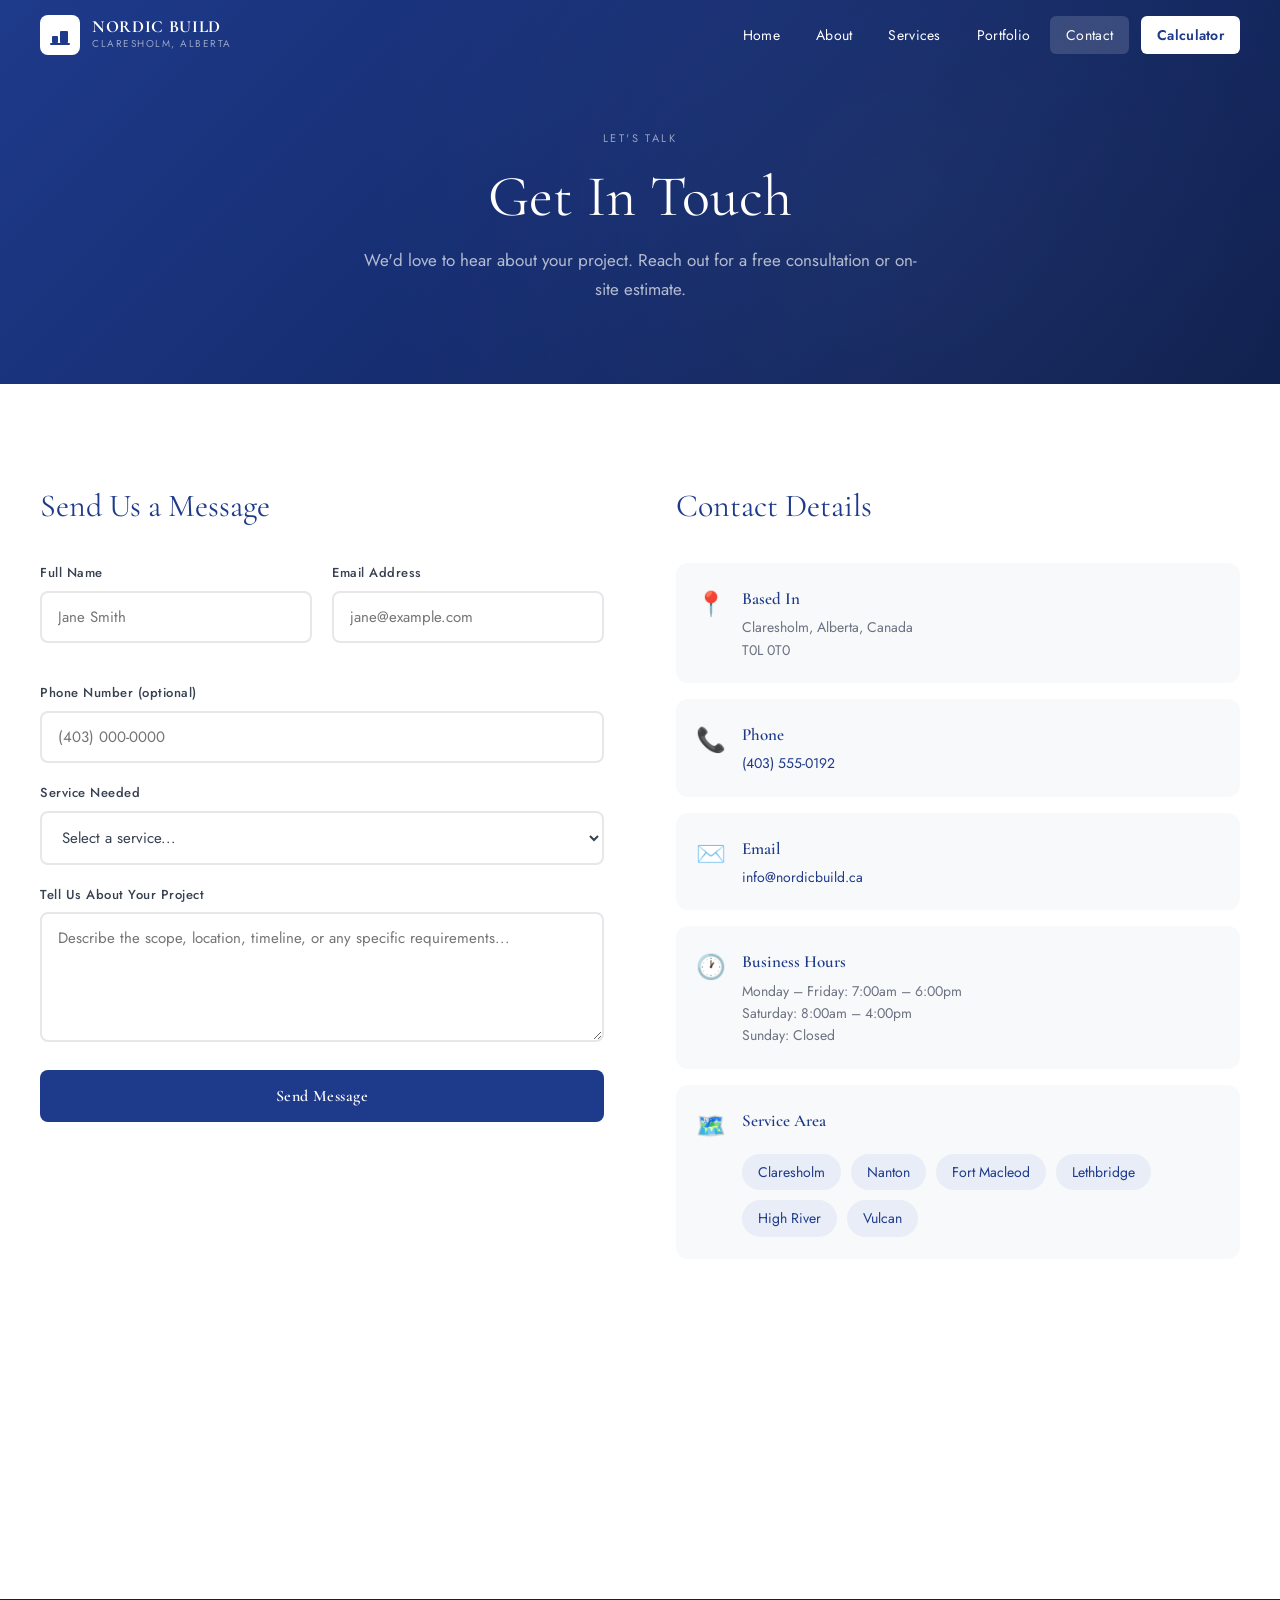
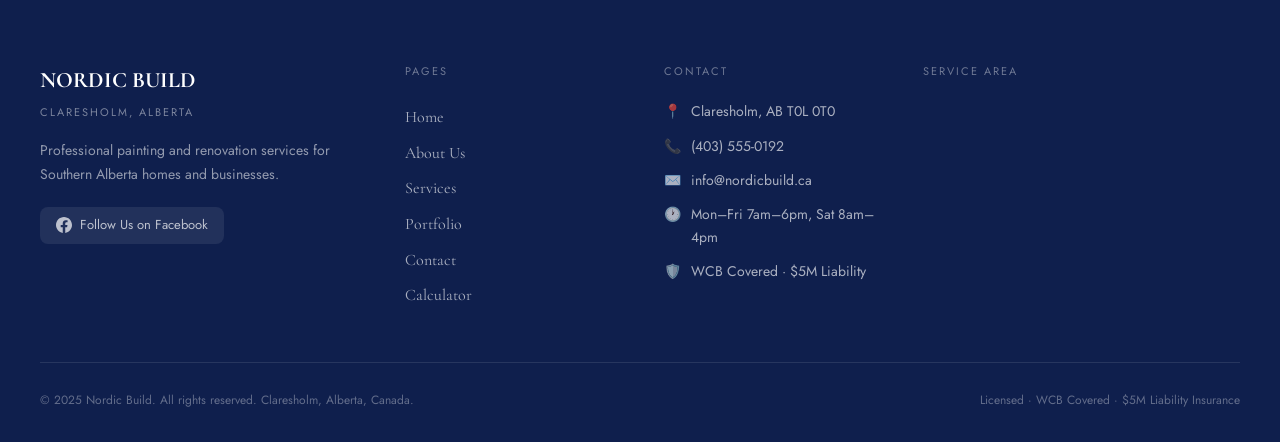
<file: contact.html>
<!DOCTYPE html>
<html lang="en">
<head>
  <meta charset="UTF-8" />
  <meta name="viewport" content="width=device-width, initial-scale=1.0" />
  <title>Contact — Nordic Build Claresholm</title>
  <link rel="stylesheet" href="style.css" />
  <style>
    .contact-grid {
      display: grid; grid-template-columns: 1fr 1fr;
      gap: 72px; align-items: start;
    }

    /* Form */
    .contact-form h2 {
      font-family: 'Cormorant Garamond', serif;
      font-size: 32px; color: var(--navy); font-weight: 400; margin-bottom: 32px;
    }
    .form-row { display: grid; grid-template-columns: 1fr 1fr; gap: 20px; margin-bottom: 20px; }
    .form-group { margin-bottom: 20px; }
    .form-group label {
      display: block; color: var(--text); font-size: 13px;
      margin-bottom: 7px; font-family: 'Jost', sans-serif;
      font-weight: 500; letter-spacing: 0.04em;
    }
    .form-group input,
    .form-group select,
    .form-group textarea {
      width: 100%; padding: 13px 16px;
      border: 2px solid var(--border); border-radius: 8px;
      font-size: 15px; font-family: 'Jost', sans-serif;
      color: var(--text); background: white;
      outline: none; transition: border-color 0.2s;
      box-sizing: border-box;
    }
    .form-group input:focus,
    .form-group select:focus,
    .form-group textarea:focus { border-color: var(--navy); }
    .form-group textarea { resize: vertical; min-height: 130px; }
    .submit-btn {
      width: 100%; background: var(--navy); color: white;
      border: none; padding: 16px; border-radius: 8px;
      font-size: 16px; font-family: 'Cormorant Garamond', serif;
      font-weight: 600; cursor: pointer; transition: background 0.2s, transform 0.2s;
      letter-spacing: 0.03em;
    }
    .submit-btn:hover { background: var(--navy-dark); transform: translateY(-1px); }

    /* Success state */
    .form-success {
      display: none; text-align: center;
      padding: 60px 40px; background: #f0f4ff;
      border-radius: 16px; border: 2px solid var(--navy);
    }
    .form-success.visible { display: block; }
    .form-success-icon { font-size: 52px; margin-bottom: 20px; }
    .form-success h3 {
      font-family: 'Cormorant Garamond', serif;
      font-size: 28px; color: var(--navy); margin-bottom: 12px;
    }
    .form-success p { color: var(--gray); line-height: 1.7; }

    /* Contact info */
    .contact-info h2 {
      font-family: 'Cormorant Garamond', serif;
      font-size: 32px; color: var(--navy); font-weight: 400; margin-bottom: 32px;
    }
    .info-card {
      display: flex; gap: 16px; padding: 22px 20px;
      background: var(--gray-light); border-radius: 12px;
      margin-bottom: 16px;
    }
    .info-icon { font-size: 24px; flex-shrink: 0; }
    .info-label {
      font-family: 'Cormorant Garamond', serif;
      font-weight: 600; color: var(--navy); font-size: 17px; margin-bottom: 4px;
    }
    .info-text { color: var(--gray); font-size: 14px; line-height: 1.6; }

    .map-container {
      border-radius: 14px; overflow: hidden; margin-top: 24px;
    }

    /* Service areas */
    .area-tags { display: flex; flex-wrap: wrap; gap: 10px; margin-top: 20px; }
    .area-tag {
      background: var(--accent); color: var(--navy);
      padding: 7px 16px; border-radius: 20px; font-size: 14px;
    }

    @media (max-width: 800px) {
      .contact-grid { grid-template-columns: 1fr; gap: 48px; }
      .form-row { grid-template-columns: 1fr; }
    }
  </style>
</head>
<body>

<!-- HEADER -->
<header>
  <div class="header-inner">
    <a href="index.html" class="logo">
      <div class="logo-mark">
        <svg width="22" height="22" viewBox="0 0 22 22" fill="none">
          <rect x="3" y="12" width="6" height="7" rx="1" fill="#1e3a8a"/>
          <rect x="11" y="7" width="8" height="12" rx="1" fill="#1e3a8a"/>
          <rect x="1" y="19" width="20" height="2" rx="1" fill="#1e3a8a"/>
        </svg>
      </div>
      <div>
        <div class="logo-text-main">NORDIC BUILD</div>
        <div class="logo-text-sub">Claresholm, Alberta</div>
      </div>
    </a>
    <nav>
      <a href="index.html">Home</a>
      <a href="about.html">About</a>
      <a href="services.html">Services</a>
      <a href="portfolio.html">Portfolio</a>
      <a href="contact.html" class="active">Contact</a>
      <a href="calculator.html" class="btn-calc">Calculator</a>
    </nav>
    <button class="burger" aria-label="Toggle menu">
      <span></span><span></span><span></span>
    </button>
  </div>
</header>
<div class="mobile-nav">
  <a href="index.html">Home</a>
  <a href="about.html">About</a>
  <a href="services.html">Services</a>
  <a href="portfolio.html">Portfolio</a>
  <a href="contact.html" class="active">Contact</a>
  <a href="calculator.html">Calculator</a>
</div>

<!-- HERO -->
<section class="page-hero">
  <div class="page-hero-eyebrow">Let's Talk</div>
  <h1>Get In Touch</h1>
  <p>We'd love to hear about your project. Reach out for a free consultation or on-site estimate.</p>
</section>

<!-- CONTACT -->
<section class="section section-white">
  <div class="container">
    <div class="contact-grid">

      <!-- FORM -->
      <div class="contact-form fade-in">
        <h2>Send Us a Message</h2>

        <div id="contactForm">
          <div class="form-row">
            <div class="form-group">
              <label for="fname">Full Name</label>
              <input type="text" id="fname" placeholder="Jane Smith" />
            </div>
            <div class="form-group">
              <label for="femail">Email Address</label>
              <input type="email" id="femail" placeholder="jane@example.com" />
            </div>
          </div>
          <div class="form-group">
            <label for="fphone">Phone Number (optional)</label>
            <input type="tel" id="fphone" placeholder="(403) 000-0000" />
          </div>
          <div class="form-group">
            <label for="fservice">Service Needed</label>
            <select id="fservice">
              <option value="">Select a service...</option>
              <option>Exterior Painting</option>
              <option>Interior Painting</option>
              <option>Cabinet Refinishing</option>
              <option>Surface Preparation</option>
              <option>Renovation</option>
              <option>Commercial Project</option>
              <option>New Construction</option>
              <option>Other / Not Sure</option>
            </select>
          </div>
          <div class="form-group">
            <label for="fmessage">Tell Us About Your Project</label>
            <textarea id="fmessage" placeholder="Describe the scope, location, timeline, or any specific requirements..."></textarea>
          </div>
          <button class="submit-btn" onclick="submitForm()">Send Message</button>
        </div>

        <div class="form-success" id="formSuccess">
          <div class="form-success-icon">✅</div>
          <h3>Message Sent!</h3>
          <p>Thank you for reaching out. We'll get back to you within one business day to discuss your project in detail.</p>
          <p style="margin-top:12px; color:#9ca3af; font-size:13px;">Questions? Call us at (403) 555-0192</p>
        </div>
      </div>

      <!-- INFO -->
      <div class="contact-info fade-in" data-delay="0.2">
        <h2>Contact Details</h2>

        <div class="info-card">
          <span class="info-icon">📍</span>
          <div>
            <div class="info-label">Based In</div>
            <div class="info-text">Claresholm, Alberta, Canada<br>T0L 0T0</div>
          </div>
        </div>

        <div class="info-card">
          <span class="info-icon">📞</span>
          <div>
            <div class="info-label">Phone</div>
            <div class="info-text"><a href="tel:4035550192" style="color:var(--navy); text-decoration:none;">(403) 555-0192</a></div>
          </div>
        </div>

        <div class="info-card">
          <span class="info-icon">✉️</span>
          <div>
            <div class="info-label">Email</div>
            <div class="info-text"><a href="mailto:info@nordicbuild.ca" style="color:var(--navy); text-decoration:none;">info@nordicbuild.ca</a></div>
          </div>
        </div>

        <div class="info-card">
          <span class="info-icon">🕐</span>
          <div>
            <div class="info-label">Business Hours</div>
            <div class="info-text">Monday – Friday: 7:00am – 6:00pm<br>Saturday: 8:00am – 4:00pm<br>Sunday: Closed</div>
          </div>
        </div>

        <div class="info-card">
          <span class="info-icon">🗺️</span>
          <div>
            <div class="info-label">Service Area</div>
            <div class="area-tags">
              <span class="area-tag">Claresholm</span>
              <span class="area-tag">Nanton</span>
              <span class="area-tag">Fort Macleod</span>
              <span class="area-tag">Lethbridge</span>
              <span class="area-tag">High River</span>
              <span class="area-tag">Vulcan</span>
            </div>
          </div>
        </div>

        <div class="map-container">
          <iframe
            src="https://www.google.com/maps/embed?pb=!1m18!1m12!1m3!1d39527.56!2d-113.6344!3d50.0222!2m3!1f0!2f0!3f0!3m2!1i1024!2i768!4f13.1!3m3!1m2!1s0x537264a1c6c7a679%3A0x54ecbabd46a7c4b7!2sClaresholm%2C+AB!5e0!3m2!1sen!2sca!4v1620000000000"
            width="100%" height="220" style="border:0; display:block;" allowfullscreen loading="lazy" title="Claresholm Map">
          </iframe>
        </div>
      </div>

    </div>
  </div>
</section>

<!-- FOOTER -->
<footer>
  <div class="footer-inner">
    <div class="footer-grid">
      <div>
        <div class="footer-brand-name">NORDIC BUILD</div>
        <div class="footer-brand-sub">Claresholm, Alberta</div>
        <p class="footer-desc">Professional painting and renovation services for Southern Alberta homes and businesses.</p>
        <a href="https://facebook.com" target="_blank" rel="noopener" class="fb-link">
          <svg width="16" height="16" viewBox="0 0 24 24" fill="currentColor"><path d="M24 12.073c0-6.627-5.373-12-12-12s-12 5.373-12 12c0 5.99 4.388 10.954 10.125 11.854v-8.385H7.078v-3.47h3.047V9.43c0-3.007 1.792-4.669 4.533-4.669 1.312 0 2.686.235 2.686.235v2.953H15.83c-1.491 0-1.956.925-1.956 1.874v2.25h3.328l-.532 3.47h-2.796v8.385C19.612 23.027 24 18.062 24 12.073z"/></svg>
          Follow Us on Facebook
        </a>
      </div>
      <div>
        <div class="footer-heading">Pages</div>
        <div class="footer-links">
          <a href="index.html">Home</a>
          <a href="about.html">About Us</a>
          <a href="services.html">Services</a>
          <a href="portfolio.html">Portfolio</a>
          <a href="contact.html">Contact</a>
          <a href="calculator.html">Calculator</a>
        </div>
      </div>
      <div>
        <div class="footer-heading">Contact</div>
        <div class="footer-contact-item"><span>📍</span><span>Claresholm, AB T0L 0T0</span></div>
        <div class="footer-contact-item"><span>📞</span><span>(403) 555-0192</span></div>
        <div class="footer-contact-item"><span>✉️</span><span>info@nordicbuild.ca</span></div>
        <div class="footer-contact-item"><span>🕐</span><span>Mon–Fri 7am–6pm, Sat 8am–4pm</span></div>
        <div class="footer-contact-item"><span>🛡️</span><span>WCB Covered · $5M Liability</span></div>
      </div>
      <div>
        <div class="footer-heading">Service Area</div>
        <div class="footer-map">
          <iframe src="https://www.google.com/maps/embed?pb=!1m18!1m12!1m3!1d39527.56!2d-113.6344!3d50.0222!2m3!1f0!2f0!3f0!3m2!1i1024!2i768!4f13.1!3m3!1m2!1s0x537264a1c6c7a679%3A0x54ecbabd46a7c4b7!2sClaresholm%2C+AB!5e0!3m2!1sen!2sca!4v1620000000000" width="100%" height="160" style="border:0; display:block;" allowfullscreen loading="lazy" title="Map"></iframe>
        </div>
      </div>
    </div>
    <div class="footer-bottom">
      <span>© 2025 Nordic Build. All rights reserved. Claresholm, Alberta, Canada.</span>
      <span>Licensed · WCB Covered · $5M Liability Insurance</span>
    </div>
  </div>
</footer>

<script src="main.js"></script>
<script>
  function submitForm() {
    const name = document.getElementById('fname').value.trim();
    const email = document.getElementById('femail').value.trim();
    const message = document.getElementById('fmessage').value.trim();
    if (!name || !email || !message) {
      alert('Please fill in your name, email, and message.');
      return;
    }
    document.getElementById('contactForm').style.display = 'none';
    document.getElementById('formSuccess').classList.add('visible');
  }
</script>
</body>
</html>
</file>
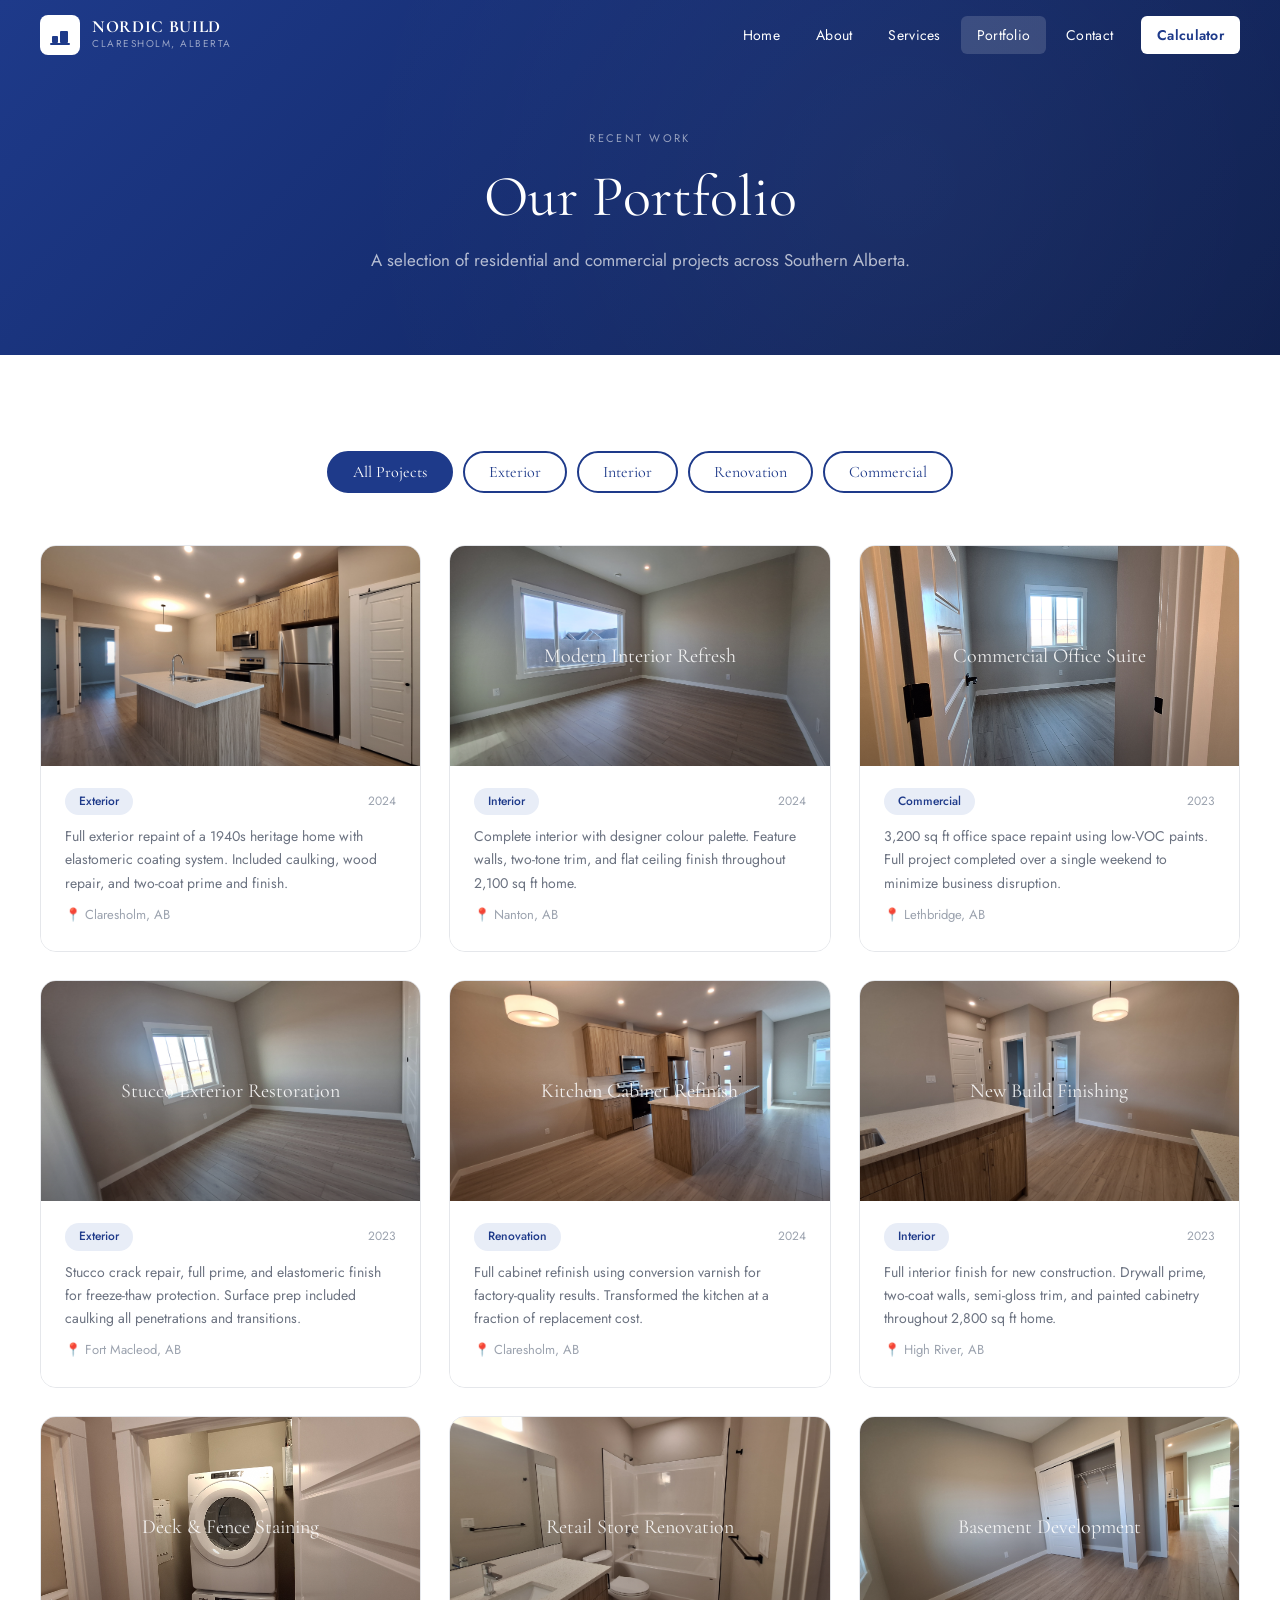
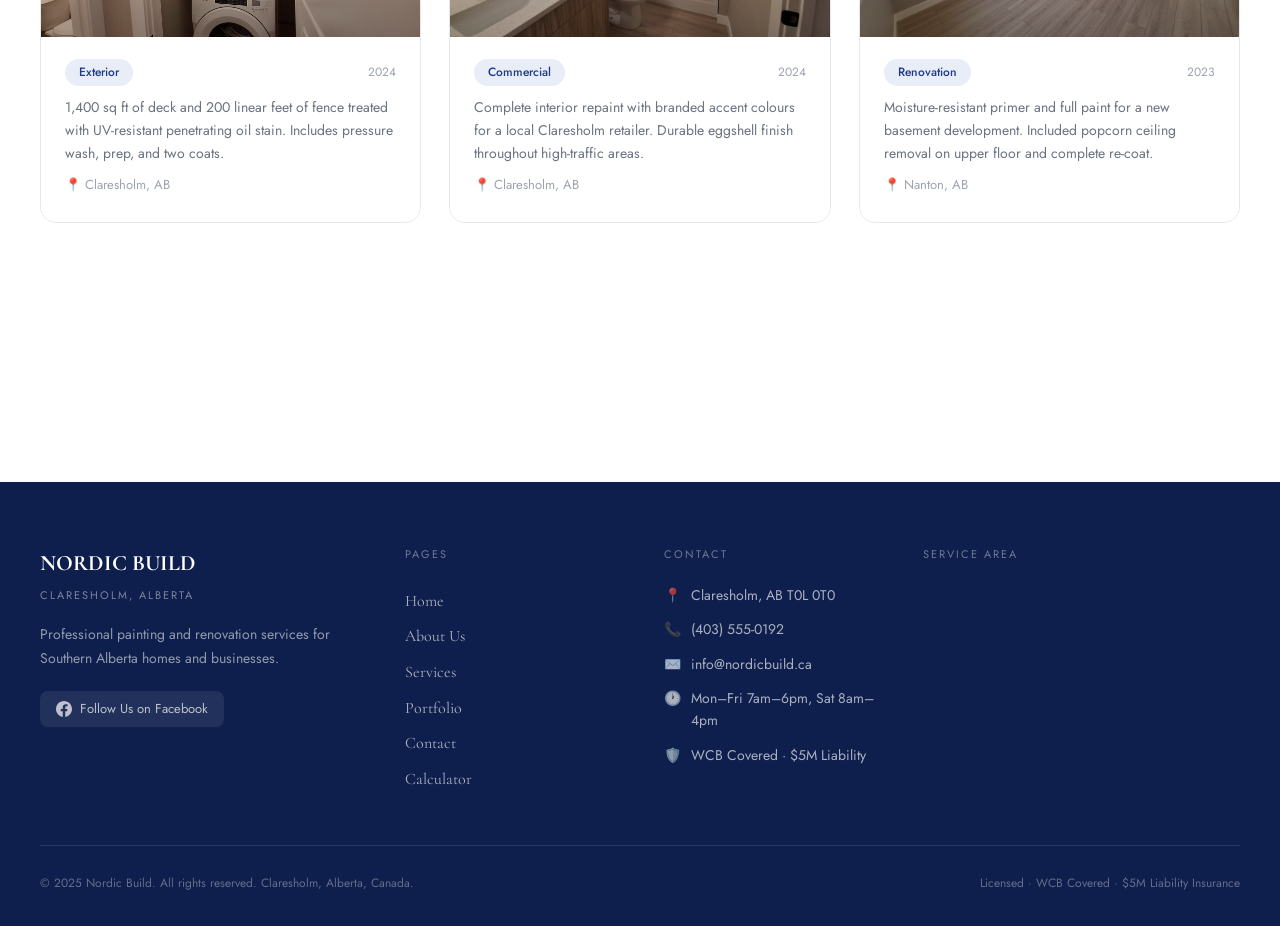
<file: portfolio.html>
<!DOCTYPE html>
<html lang="en">
<head>
  <meta charset="UTF-8" />
  <meta name="viewport" content="width=device-width, initial-scale=1.0" />
  <title>Portfolio — Nordic Build Claresholm</title>
  <link rel="stylesheet" href="style.css" />
  <style>
    /* Filter bar */
    .filter-bar {
      display: flex; gap: 10px; justify-content: center;
      flex-wrap: wrap; margin-bottom: 52px;
    }
    .filter-btn {
      background: transparent; color: var(--navy);
      border: 2px solid var(--navy);
      padding: 9px 24px; border-radius: 24px;
      font-size: 14px; font-family: 'Cormorant Garamond', serif;
      cursor: pointer; transition: all 0.2s; font-size: 16px;
    }
    .filter-btn:hover, .filter-btn.active {
      background: var(--navy); color: white;
    }

    /* Portfolio grid */
    .portfolio-grid {
      display: grid;
      grid-template-columns: repeat(auto-fill, minmax(320px, 1fr));
      gap: 28px;
    }
    .portfolio-card {
      border-radius: 16px; overflow: hidden;
      border: 1px solid var(--border);
      transition: transform 0.35s cubic-bezier(.25,.8,.25,1), box-shadow 0.35s;
      cursor: pointer;
    }
    .portfolio-card:hover {
      transform: translateY(-8px);
      box-shadow: 0 20px 48px rgba(30,58,138,0.16);
    }
    .portfolio-card:hover .card-img-inner {
      transform: scale(1.06);
    }
    .card-img {
      height: 220px; overflow: hidden; position: relative;
    }
    .card-img-inner {
      width: 100%; height: 100%;
      transition: transform 0.5s ease;
      display: flex; align-items: center; justify-content: center;
    }
    .card-img-label {
      color: rgba(255,255,255,0.88); font-family: 'Cormorant Garamond', serif;
      font-size: 20px; font-weight: 400; text-align: center; padding: 0 20px;
      position: relative; z-index: 1;
    }
    .card-img-overlay {
      position: absolute; inset: 0;
      background: linear-gradient(to bottom, transparent 40%, rgba(0,0,0,0.25));
    }
    .card-body { padding: 22px 24px 26px; background: white; }
    .card-meta {
      display: flex; justify-content: space-between; align-items: center;
      margin-bottom: 10px;
    }
    .card-tag {
      background: var(--accent); color: var(--navy);
      font-size: 12px; padding: 4px 14px; border-radius: 20px;
      font-family: 'Jost', sans-serif; font-weight: 500;
    }
    .card-year { color: #9ca3af; font-size: 12px; }
    .card-desc { color: var(--gray); font-size: 14px; line-height: 1.65; margin-bottom: 10px; }
    .card-location { color: #9ca3af; font-size: 13px; }

    /* hidden cards */
    .portfolio-card.hidden { display: none; }

    @media (max-width: 600px) {
      .portfolio-grid { grid-template-columns: 1fr; }
    }
  </style>
</head>
<body>

<!-- HEADER -->
<header>
  <div class="header-inner">
    <a href="index.html" class="logo">
      <div class="logo-mark">
        <svg width="22" height="22" viewBox="0 0 22 22" fill="none">
          <rect x="3" y="12" width="6" height="7" rx="1" fill="#1e3a8a"/>
          <rect x="11" y="7" width="8" height="12" rx="1" fill="#1e3a8a"/>
          <rect x="1" y="19" width="20" height="2" rx="1" fill="#1e3a8a"/>
        </svg>
      </div>
      <div>
        <div class="logo-text-main">NORDIC BUILD</div>
        <div class="logo-text-sub">Claresholm, Alberta</div>
      </div>
    </a>
    <nav>
      <a href="index.html">Home</a>
      <a href="about.html">About</a>
      <a href="services.html">Services</a>
      <a href="portfolio.html" class="active">Portfolio</a>
      <a href="contact.html">Contact</a>
      <a href="calculator.html" class="btn-calc">Calculator</a>
    </nav>
    <button class="burger" aria-label="Toggle menu">
      <span></span><span></span><span></span>
    </button>
  </div>
</header>
<div class="mobile-nav">
  <a href="index.html">Home</a>
  <a href="about.html">About</a>
  <a href="services.html">Services</a>
  <a href="portfolio.html" class="active">Portfolio</a>
  <a href="contact.html">Contact</a>
  <a href="calculator.html">Calculator</a>
</div>

<!-- HERO -->
<section class="page-hero">
  <div class="page-hero-eyebrow">Recent Work</div>
  <h1>Our Portfolio</h1>
  <p>A selection of residential and commercial projects across Southern Alberta.</p>
</section>

<!-- PORTFOLIO -->
<section class="section section-white">
  <div class="container">

    <!-- Filter -->
    <div class="filter-bar fade-in">
      <button class="filter-btn active" data-filter="all">All Projects</button>
      <button class="filter-btn" data-filter="exterior">Exterior</button>
      <button class="filter-btn" data-filter="interior">Interior</button>
      <button class="filter-btn" data-filter="renovation">Renovation</button>
      <button class="filter-btn" data-filter="commercial">Commercial</button>
    </div>

    <!-- Grid -->
    <div class="portfolio-grid" id="portfolioGrid">

      <div class="portfolio-card fade-in" data-category="exterior" data-delay="0">
        <div class="card-img">
          <div class="card-img-inner" style="background: url('images/20260213_101021.jpg') center/cover no-repeat;">
            <div class="card-img-overlay"></div>
          </div>
        </div>
        <div class="card-body">
          <div class="card-meta"><span class="card-tag">Exterior</span><span class="card-year">2024</span></div>
          <p class="card-desc">Full exterior repaint of a 1940s heritage home with elastomeric coating system. Included caulking, wood repair, and two-coat prime and finish.</p>
          <div class="card-location">📍 Claresholm, AB</div>
        </div>
      </div>

      <div class="portfolio-card fade-in" data-category="interior" data-delay="0.07">
        <div class="card-img">
           <div class="card-img-inner" style="background: url('images/20260213_100939.jpg') center/cover no-repeat;">
            <div class="card-img-overlay"></div>
            <div class="card-img-label">Modern Interior Refresh</div>
          </div>
        </div>
        <div class="card-body">
          <div class="card-meta"><span class="card-tag">Interior</span><span class="card-year">2024</span></div>
          <p class="card-desc">Complete interior with designer colour palette. Feature walls, two-tone trim, and flat ceiling finish throughout 2,100 sq ft home.</p>
          <div class="card-location">📍 Nanton, AB</div>
        </div>
      </div>

      <div class="portfolio-card fade-in" data-category="commercial" data-delay="0.14">
        <div class="card-img">
          <div class="card-img-inner" style="background: url('images/20260213_101038.jpg') center/cover no-repeat;">
            <div class="card-img-overlay"></div>
            <div class="card-img-label">Commercial Office Suite</div>
          </div>
        </div>
        <div class="card-body">
          <div class="card-meta"><span class="card-tag">Commercial</span><span class="card-year">2023</span></div>
          <p class="card-desc">3,200 sq ft office space repaint using low-VOC paints. Full project completed over a single weekend to minimize business disruption.</p>
          <div class="card-location">📍 Lethbridge, AB</div>
        </div>
      </div>

      <div class="portfolio-card fade-in" data-category="exterior" data-delay="0">
        <div class="card-img">
          <div class="card-img-inner" style="background: url('images/20260213_101057.jpg') center/cover no-repeat;">
            <div class="card-img-overlay"></div>
            <div class="card-img-label">Stucco Exterior Restoration</div>
          </div>
        </div>
        <div class="card-body">
          <div class="card-meta"><span class="card-tag">Exterior</span><span class="card-year">2023</span></div>
          <p class="card-desc">Stucco crack repair, full prime, and elastomeric finish for freeze-thaw protection. Surface prep included caulking all penetrations and transitions.</p>
          <div class="card-location">📍 Fort Macleod, AB</div>
        </div>
      </div>

      <div class="portfolio-card fade-in" data-category="renovation" data-delay="0.07">
        <div class="card-img">
           <div class="card-img-inner" style="background: url('images/20260213_101358.jpg') center/cover no-repeat;">
            <div class="card-img-overlay"></div>
            <div class="card-img-label">Kitchen Cabinet Refinish</div>
          </div>
        </div>
        <div class="card-body">
          <div class="card-meta"><span class="card-tag">Renovation</span><span class="card-year">2024</span></div>
          <p class="card-desc">Full cabinet refinish using conversion varnish for factory-quality results. Transformed the kitchen at a fraction of replacement cost.</p>
          <div class="card-location">📍 Claresholm, AB</div>
        </div>
      </div>

      <div class="portfolio-card fade-in" data-category="interior" data-delay="0.14">
        <div class="card-img">
           <div class="card-img-inner" style="background: url('images/20260213_101335.jpg') center/cover no-repeat;">
            <div class="card-img-overlay"></div>
            <div class="card-img-label">New Build Finishing</div>
          </div>
        </div>
        <div class="card-body">
          <div class="card-meta"><span class="card-tag">Interior</span><span class="card-year">2023</span></div>
          <p class="card-desc">Full interior finish for new construction. Drywall prime, two-coat walls, semi-gloss trim, and painted cabinetry throughout 2,800 sq ft home.</p>
          <div class="card-location">📍 High River, AB</div>
        </div>
      </div>

      <div class="portfolio-card fade-in" data-category="exterior" data-delay="0">
        <div class="card-img">
          <div class="card-img-inner" style="background: url('images/20260213_101258.jpg') center/cover no-repeat;">
            <div class="card-img-overlay"></div>
            <div class="card-img-label">Deck &amp; Fence Staining</div>
          </div>
        </div>
        <div class="card-body">
          <div class="card-meta"><span class="card-tag">Exterior</span><span class="card-year">2024</span></div>
          <p class="card-desc">1,400 sq ft of deck and 200 linear feet of fence treated with UV-resistant penetrating oil stain. Includes pressure wash, prep, and two coats.</p>
          <div class="card-location">📍 Claresholm, AB</div>
        </div>
      </div>

      <div class="portfolio-card fade-in" data-category="commercial" data-delay="0.07">
        <div class="card-img">
          <div class="card-img-inner" style="background: url('images/20260213_101242.jpg') center/cover no-repeat;">
            <div class="card-img-overlay"></div>
            <div class="card-img-label">Retail Store Renovation</div>
          </div>
        </div>
        <div class="card-body">
          <div class="card-meta"><span class="card-tag">Commercial</span><span class="card-year">2024</span></div>
          <p class="card-desc">Complete interior repaint with branded accent colours for a local Claresholm retailer. Durable eggshell finish throughout high-traffic areas.</p>
          <div class="card-location">📍 Claresholm, AB</div>
        </div>
      </div>

      <div class="portfolio-card fade-in" data-category="renovation" data-delay="0.14">
        <div class="card-img">
          <div class="card-img-inner" style="background: url('images/20260213_101139.jpg') center/cover no-repeat;">
            <div class="card-img-overlay"></div>
            <div class="card-img-label">Basement Development</div>
          </div>
        </div>
        <div class="card-body">
          <div class="card-meta"><span class="card-tag">Renovation</span><span class="card-year">2023</span></div>
          <p class="card-desc">Moisture-resistant primer and full paint for a new basement development. Included popcorn ceiling removal on upper floor and complete re-coat.</p>
          <div class="card-location">📍 Nanton, AB</div>
        </div>
      </div>

    </div><!-- /portfolio-grid -->

    <div style="text-align:center; margin-top:56px;" class="fade-in">
      <p style="color:var(--gray); margin-bottom:24px;">Want to see your home transformed?</p>
      <a href="calculator.html" class="btn btn-primary">Get Your Free Estimate</a>
    </div>

  </div>
</section>

<!-- FOOTER -->
<footer>
  <div class="footer-inner">
    <div class="footer-grid">
      <div>
        <div class="footer-brand-name">NORDIC BUILD</div>
        <div class="footer-brand-sub">Claresholm, Alberta</div>
        <p class="footer-desc">Professional painting and renovation services for Southern Alberta homes and businesses.</p>
        <a href="https://facebook.com" target="_blank" rel="noopener" class="fb-link">
          <svg width="16" height="16" viewBox="0 0 24 24" fill="currentColor"><path d="M24 12.073c0-6.627-5.373-12-12-12s-12 5.373-12 12c0 5.99 4.388 10.954 10.125 11.854v-8.385H7.078v-3.47h3.047V9.43c0-3.007 1.792-4.669 4.533-4.669 1.312 0 2.686.235 2.686.235v2.953H15.83c-1.491 0-1.956.925-1.956 1.874v2.25h3.328l-.532 3.47h-2.796v8.385C19.612 23.027 24 18.062 24 12.073z"/></svg>
          Follow Us on Facebook
        </a>
      </div>
      <div>
        <div class="footer-heading">Pages</div>
        <div class="footer-links">
          <a href="index.html">Home</a>
          <a href="about.html">About Us</a>
          <a href="services.html">Services</a>
          <a href="portfolio.html">Portfolio</a>
          <a href="contact.html">Contact</a>
          <a href="calculator.html">Calculator</a>
        </div>
      </div>
      <div>
        <div class="footer-heading">Contact</div>
        <div class="footer-contact-item"><span>📍</span><span>Claresholm, AB T0L 0T0</span></div>
        <div class="footer-contact-item"><span>📞</span><span>(403) 555-0192</span></div>
        <div class="footer-contact-item"><span>✉️</span><span>info@nordicbuild.ca</span></div>
        <div class="footer-contact-item"><span>🕐</span><span>Mon–Fri 7am–6pm, Sat 8am–4pm</span></div>
        <div class="footer-contact-item"><span>🛡️</span><span>WCB Covered · $5M Liability</span></div>
      </div>
      <div>
        <div class="footer-heading">Service Area</div>
        <div class="footer-map">
          <iframe src="https://www.google.com/maps/embed?pb=!1m18!1m12!1m3!1d39527.56!2d-113.6344!3d50.0222!2m3!1f0!2f0!3f0!3m2!1i1024!2i768!4f13.1!3m3!1m2!1s0x537264a1c6c7a679%3A0x54ecbabd46a7c4b7!2sClaresholm%2C+AB!5e0!3m2!1sen!2sca!4v1620000000000" width="100%" height="160" style="border:0; display:block;" allowfullscreen loading="lazy" title="Map"></iframe>
        </div>
      </div>
    </div>
    <div class="footer-bottom">
      <span>© 2025 Nordic Build. All rights reserved. Claresholm, Alberta, Canada.</span>
      <span>Licensed · WCB Covered · $5M Liability Insurance</span>
    </div>
  </div>
</footer>

<script src="main.js"></script>
<script>
  // Portfolio filter
  const filterBtns = document.querySelectorAll('.filter-btn');
  const cards = document.querySelectorAll('.portfolio-card');

  filterBtns.forEach(btn => {
    btn.addEventListener('click', () => {
      filterBtns.forEach(b => b.classList.remove('active'));
      btn.classList.add('active');
      const filter = btn.dataset.filter;
      cards.forEach(card => {
        if (filter === 'all' || card.dataset.category === filter) {
          card.classList.remove('hidden');
        } else {
          card.classList.add('hidden');
        }
      });
    });
  });
</script>
</body>
</html>
</file>
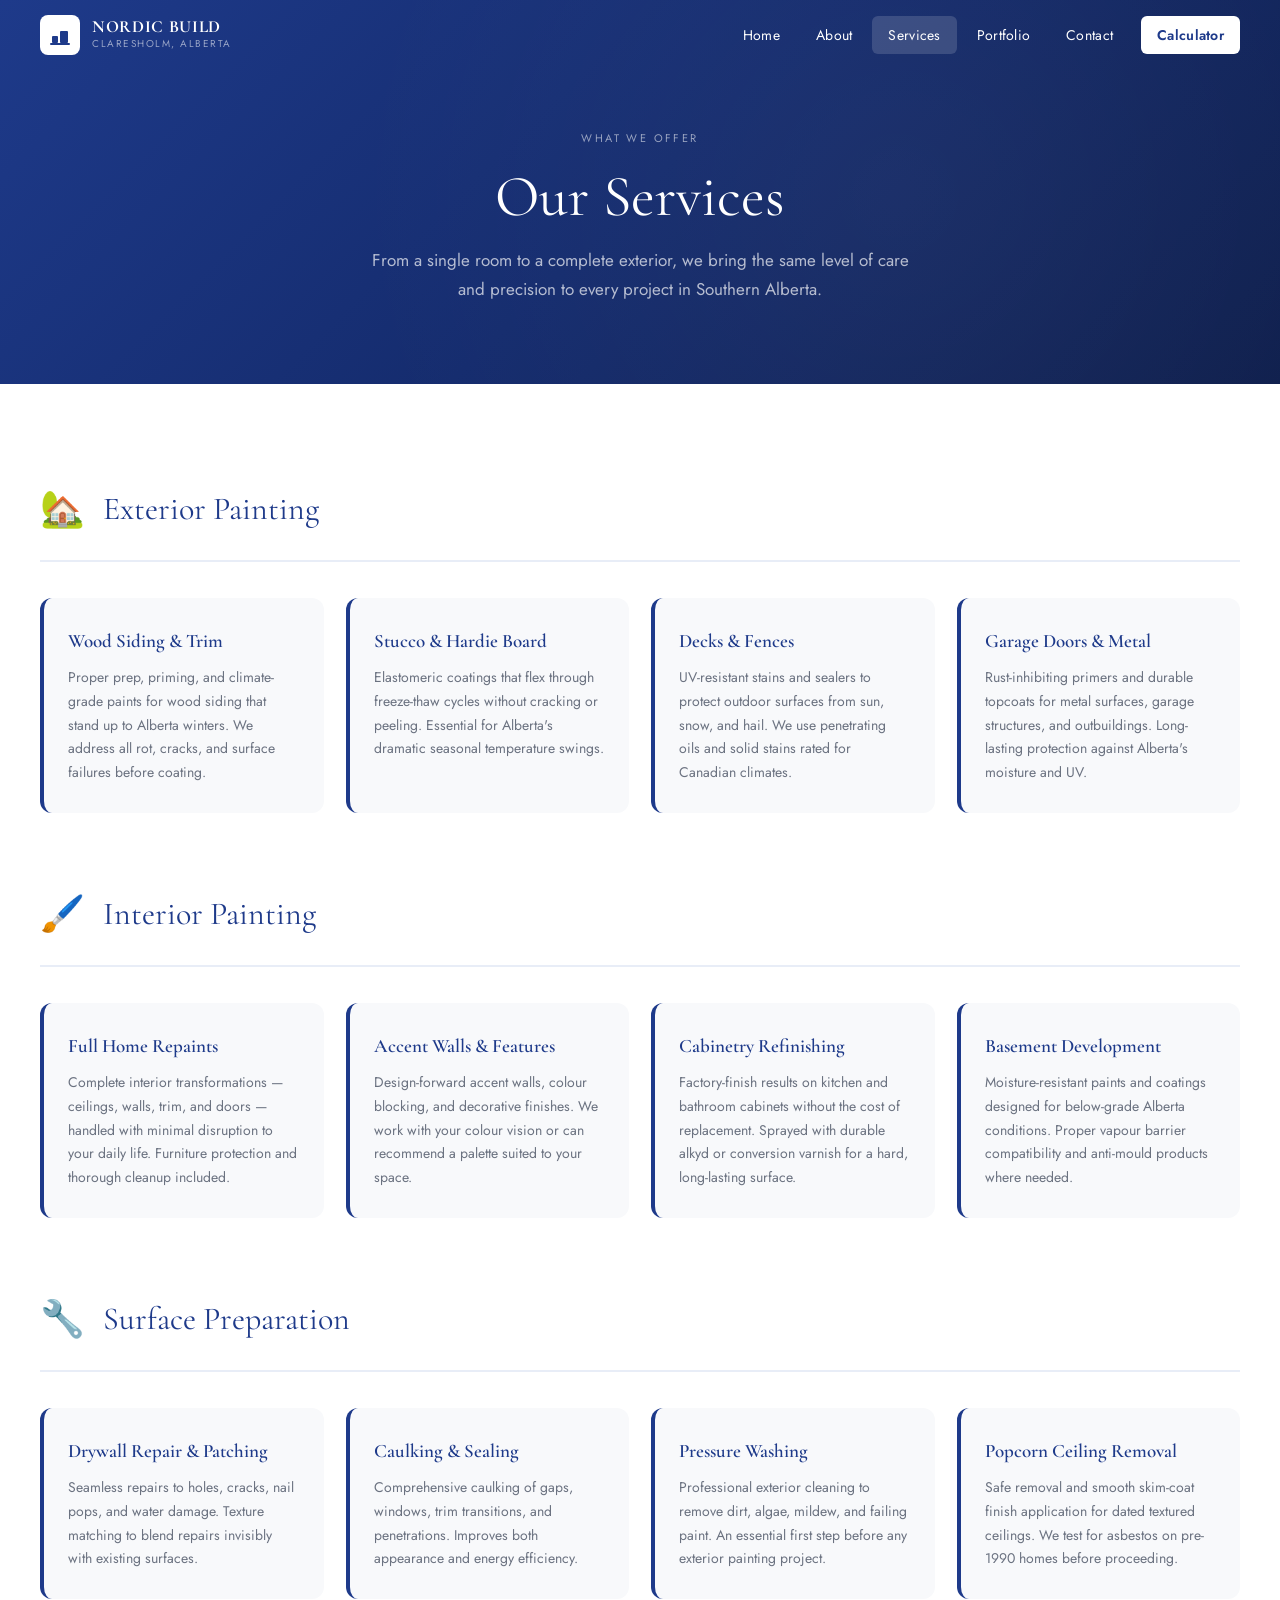
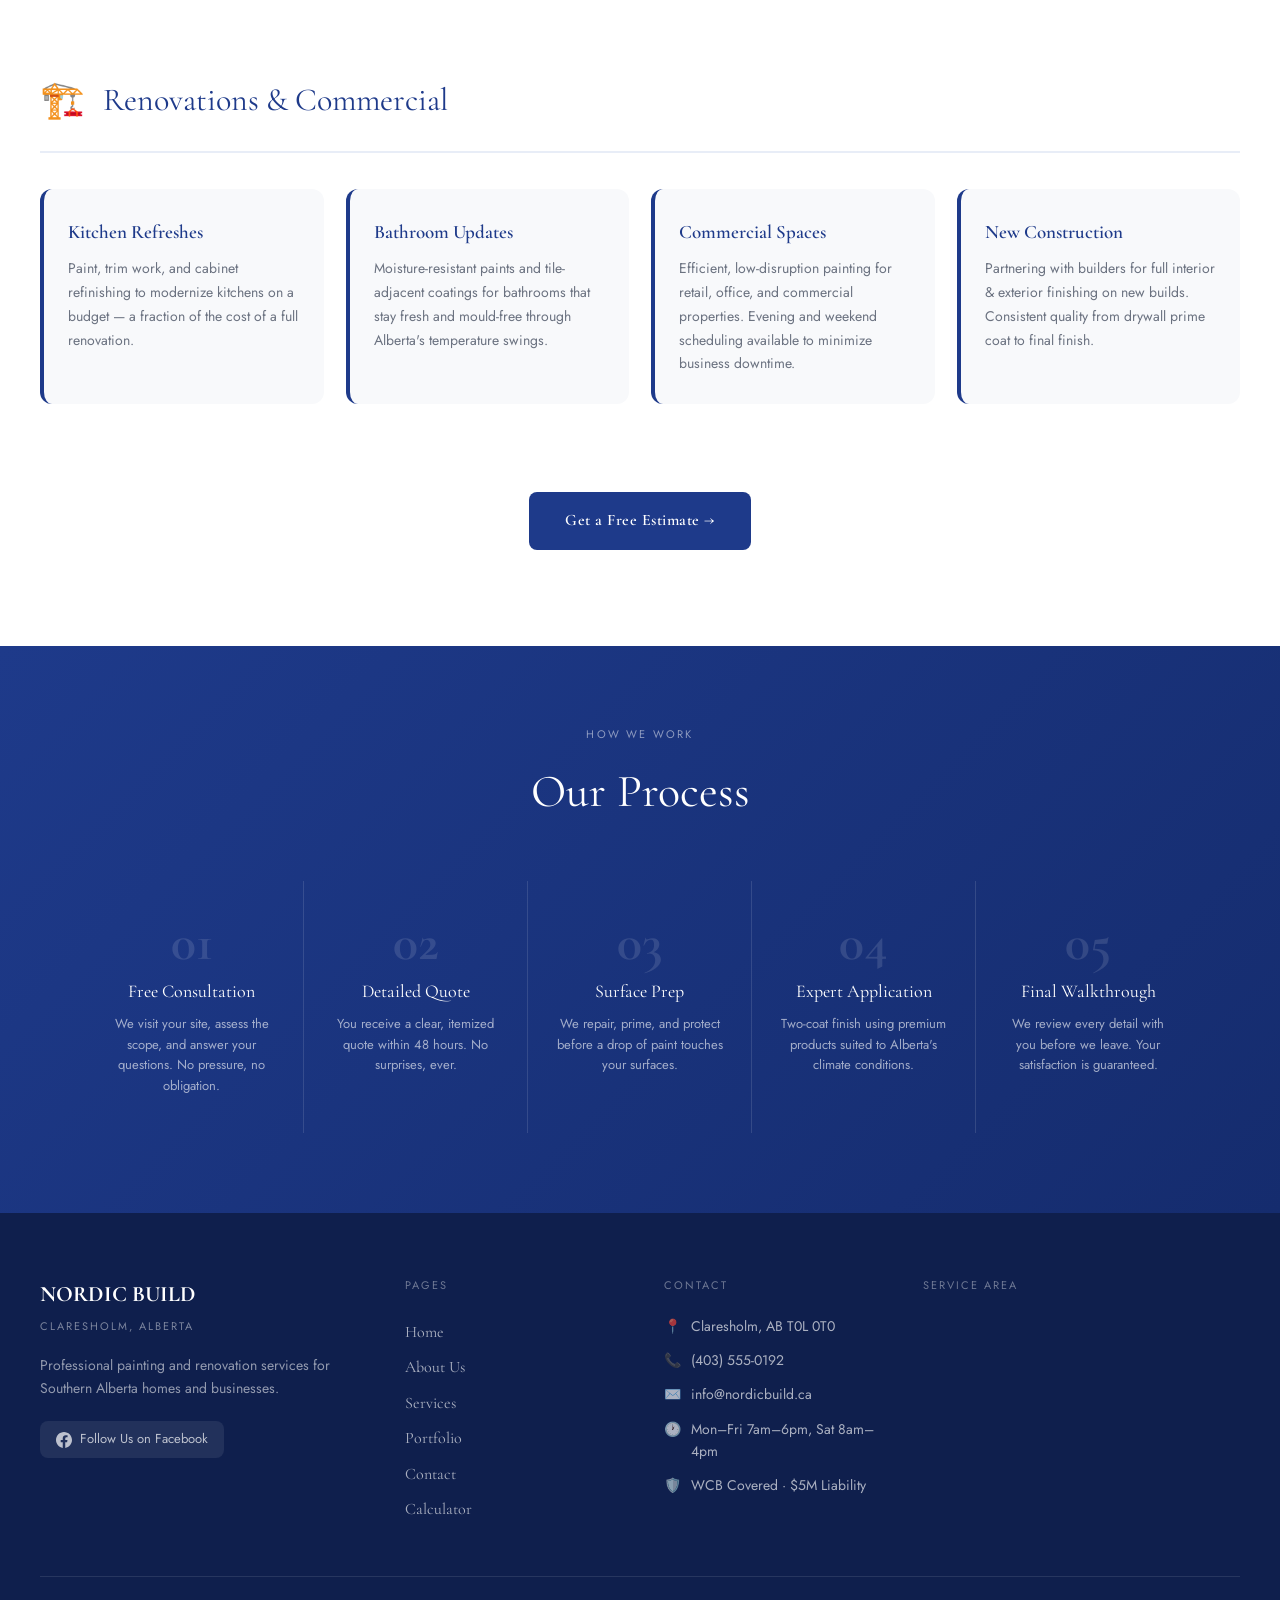
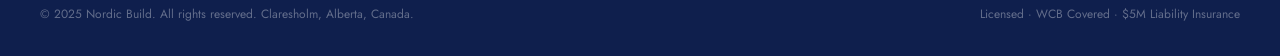
<file: services.html>
<!DOCTYPE html>
<html lang="en">
<head>
  <meta charset="UTF-8" />
  <meta name="viewport" content="width=device-width, initial-scale=1.0" />
  <title>Services — Nordic Build Claresholm</title>
  <link rel="stylesheet" href="style.css" />
  <style>
    .services-category { margin-bottom: 72px; }
    .category-header {
      display: flex; align-items: center; gap: 18px;
      border-bottom: 2px solid var(--accent); padding-bottom: 22px; margin-bottom: 36px;
    }
    .category-icon { font-size: 36px; }
    .category-title {
      font-family: 'Cormorant Garamond', serif;
      font-size: 32px; color: var(--navy); font-weight: 400;
    }
    .service-items {
      display: grid; grid-template-columns: repeat(auto-fit, minmax(260px, 1fr));
      gap: 22px;
    }
    .service-item {
      padding: 28px 24px; background: var(--gray-light);
      border-radius: 12px; border-left: 4px solid var(--navy);
      transition: box-shadow 0.25s, transform 0.25s;
    }
    .service-item:hover { box-shadow: 0 6px 24px rgba(30,58,138,0.1); transform: translateX(4px); }
    .service-item-title {
      font-family: 'Cormorant Garamond', serif;
      font-size: 19px; color: var(--navy); margin-bottom: 10px; font-weight: 600;
    }
    .service-item-text { color: var(--gray); font-size: 14px; line-height: 1.7; }

    .process-grid {
      display: grid; grid-template-columns: repeat(auto-fit, minmax(200px, 1fr));
      gap: 0; counter-reset: steps;
    }
    .process-step {
      padding: 36px 28px; position: relative; text-align: center;
      border-right: 1px solid rgba(255,255,255,0.12);
    }
    .process-step:last-child { border-right: none; }
    .process-num {
      font-family: 'Cormorant Garamond', serif;
      font-size: 52px; font-weight: 700;
      color: rgba(255,255,255,0.12); line-height: 1; margin-bottom: 8px;
    }
    .process-title {
      font-family: 'Cormorant Garamond', serif;
      font-size: 18px; color: white; margin-bottom: 8px;
    }
    .process-text { color: rgba(255,255,255,0.6); font-size: 13px; line-height: 1.6; }

    @media (max-width: 700px) {
      .process-step { border-right: none; border-bottom: 1px solid rgba(255,255,255,0.12); }
      .process-step:last-child { border-bottom: none; }
    }
  </style>
</head>
<body>

<!-- HEADER -->
<header>
  <div class="header-inner">
    <a href="index.html" class="logo">
      <div class="logo-mark">
        <svg width="22" height="22" viewBox="0 0 22 22" fill="none">
          <rect x="3" y="12" width="6" height="7" rx="1" fill="#1e3a8a"/>
          <rect x="11" y="7" width="8" height="12" rx="1" fill="#1e3a8a"/>
          <rect x="1" y="19" width="20" height="2" rx="1" fill="#1e3a8a"/>
        </svg>
      </div>
      <div>
        <div class="logo-text-main">NORDIC BUILD</div>
        <div class="logo-text-sub">Claresholm, Alberta</div>
      </div>
    </a>
    <nav>
      <a href="index.html">Home</a>
      <a href="about.html">About</a>
      <a href="services.html" class="active">Services</a>
      <a href="portfolio.html">Portfolio</a>
      <a href="contact.html">Contact</a>
      <a href="calculator.html" class="btn-calc">Calculator</a>
    </nav>
    <button class="burger" aria-label="Toggle menu">
      <span></span><span></span><span></span>
    </button>
  </div>
</header>
<div class="mobile-nav">
  <a href="index.html">Home</a>
  <a href="about.html">About</a>
  <a href="services.html" class="active">Services</a>
  <a href="portfolio.html">Portfolio</a>
  <a href="contact.html">Contact</a>
  <a href="calculator.html">Calculator</a>
</div>

<!-- HERO -->
<section class="page-hero">
  <div class="page-hero-eyebrow">What We Offer</div>
  <h1>Our Services</h1>
  <p>From a single room to a complete exterior, we bring the same level of care and precision to every project in Southern Alberta.</p>
</section>

<!-- SERVICES -->
<section class="section section-white">
  <div class="container">

    <!-- Exterior -->
    <div class="services-category fade-in">
      <div class="category-header">
        <span class="category-icon">🏡</span>
        <h2 class="category-title">Exterior Painting</h2>
      </div>
      <div class="service-items">
        <div class="service-item">
          <div class="service-item-title">Wood Siding &amp; Trim</div>
          <p class="service-item-text">Proper prep, priming, and climate-grade paints for wood siding that stand up to Alberta winters. We address all rot, cracks, and surface failures before coating.</p>
        </div>
        <div class="service-item">
          <div class="service-item-title">Stucco &amp; Hardie Board</div>
          <p class="service-item-text">Elastomeric coatings that flex through freeze-thaw cycles without cracking or peeling. Essential for Alberta's dramatic seasonal temperature swings.</p>
        </div>
        <div class="service-item">
          <div class="service-item-title">Decks &amp; Fences</div>
          <p class="service-item-text">UV-resistant stains and sealers to protect outdoor surfaces from sun, snow, and hail. We use penetrating oils and solid stains rated for Canadian climates.</p>
        </div>
        <div class="service-item">
          <div class="service-item-title">Garage Doors &amp; Metal</div>
          <p class="service-item-text">Rust-inhibiting primers and durable topcoats for metal surfaces, garage structures, and outbuildings. Long-lasting protection against Alberta's moisture and UV.</p>
        </div>
      </div>
    </div>

    <!-- Interior -->
    <div class="services-category fade-in" data-delay="0.05">
      <div class="category-header">
        <span class="category-icon">🖌️</span>
        <h2 class="category-title">Interior Painting</h2>
      </div>
      <div class="service-items">
        <div class="service-item">
          <div class="service-item-title">Full Home Repaints</div>
          <p class="service-item-text">Complete interior transformations — ceilings, walls, trim, and doors — handled with minimal disruption to your daily life. Furniture protection and thorough cleanup included.</p>
        </div>
        <div class="service-item">
          <div class="service-item-title">Accent Walls &amp; Features</div>
          <p class="service-item-text">Design-forward accent walls, colour blocking, and decorative finishes. We work with your colour vision or can recommend a palette suited to your space.</p>
        </div>
        <div class="service-item">
          <div class="service-item-title">Cabinetry Refinishing</div>
          <p class="service-item-text">Factory-finish results on kitchen and bathroom cabinets without the cost of replacement. Sprayed with durable alkyd or conversion varnish for a hard, long-lasting surface.</p>
        </div>
        <div class="service-item">
          <div class="service-item-title">Basement Development</div>
          <p class="service-item-text">Moisture-resistant paints and coatings designed for below-grade Alberta conditions. Proper vapour barrier compatibility and anti-mould products where needed.</p>
        </div>
      </div>
    </div>

    <!-- Surface Prep -->
    <div class="services-category fade-in" data-delay="0.05">
      <div class="category-header">
        <span class="category-icon">🔧</span>
        <h2 class="category-title">Surface Preparation</h2>
      </div>
      <div class="service-items">
        <div class="service-item">
          <div class="service-item-title">Drywall Repair &amp; Patching</div>
          <p class="service-item-text">Seamless repairs to holes, cracks, nail pops, and water damage. Texture matching to blend repairs invisibly with existing surfaces.</p>
        </div>
        <div class="service-item">
          <div class="service-item-title">Caulking &amp; Sealing</div>
          <p class="service-item-text">Comprehensive caulking of gaps, windows, trim transitions, and penetrations. Improves both appearance and energy efficiency.</p>
        </div>
        <div class="service-item">
          <div class="service-item-title">Pressure Washing</div>
          <p class="service-item-text">Professional exterior cleaning to remove dirt, algae, mildew, and failing paint. An essential first step before any exterior painting project.</p>
        </div>
        <div class="service-item">
          <div class="service-item-title">Popcorn Ceiling Removal</div>
          <p class="service-item-text">Safe removal and smooth skim-coat finish application for dated textured ceilings. We test for asbestos on pre-1990 homes before proceeding.</p>
        </div>
      </div>
    </div>

    <!-- Renovations -->
    <div class="services-category fade-in" data-delay="0.05">
      <div class="category-header">
        <span class="category-icon">🏗️</span>
        <h2 class="category-title">Renovations &amp; Commercial</h2>
      </div>
      <div class="service-items">
        <div class="service-item">
          <div class="service-item-title">Kitchen Refreshes</div>
          <p class="service-item-text">Paint, trim work, and cabinet refinishing to modernize kitchens on a budget — a fraction of the cost of a full renovation.</p>
        </div>
        <div class="service-item">
          <div class="service-item-title">Bathroom Updates</div>
          <p class="service-item-text">Moisture-resistant paints and tile-adjacent coatings for bathrooms that stay fresh and mould-free through Alberta's temperature swings.</p>
        </div>
        <div class="service-item">
          <div class="service-item-title">Commercial Spaces</div>
          <p class="service-item-text">Efficient, low-disruption painting for retail, office, and commercial properties. Evening and weekend scheduling available to minimize business downtime.</p>
        </div>
        <div class="service-item">
          <div class="service-item-title">New Construction</div>
          <p class="service-item-text">Partnering with builders for full interior &amp; exterior finishing on new builds. Consistent quality from drywall prime coat to final finish.</p>
        </div>
      </div>
    </div>

    <div class="fade-in" style="text-align:center; padding-top:16px;">
      <a href="calculator.html" class="btn btn-primary">Get a Free Estimate →</a>
    </div>
  </div>
</section>

<!-- PROCESS -->
<section class="section section-navy" style="padding:0;">
  <div style="padding:80px 40px 32px; text-align:center;">
    <div class="section-label" style="color:rgba(255,255,255,0.5);">How We Work</div>
    <h2 class="section-title white">Our Process</h2>
  </div>
  <div class="process-grid fade-in" style="max-width:1200px; margin:0 auto; padding:0 40px 80px;">
    <div class="process-step">
      <div class="process-num">01</div>
      <div class="process-title">Free Consultation</div>
      <p class="process-text">We visit your site, assess the scope, and answer your questions. No pressure, no obligation.</p>
    </div>
    <div class="process-step">
      <div class="process-num">02</div>
      <div class="process-title">Detailed Quote</div>
      <p class="process-text">You receive a clear, itemized quote within 48 hours. No surprises, ever.</p>
    </div>
    <div class="process-step">
      <div class="process-num">03</div>
      <div class="process-title">Surface Prep</div>
      <p class="process-text">We repair, prime, and protect before a drop of paint touches your surfaces.</p>
    </div>
    <div class="process-step">
      <div class="process-num">04</div>
      <div class="process-title">Expert Application</div>
      <p class="process-text">Two-coat finish using premium products suited to Alberta's climate conditions.</p>
    </div>
    <div class="process-step">
      <div class="process-num">05</div>
      <div class="process-title">Final Walkthrough</div>
      <p class="process-text">We review every detail with you before we leave. Your satisfaction is guaranteed.</p>
    </div>
  </div>
</section>

<!-- FOOTER -->
<footer>
  <div class="footer-inner">
    <div class="footer-grid">
      <div>
        <div class="footer-brand-name">NORDIC BUILD</div>
        <div class="footer-brand-sub">Claresholm, Alberta</div>
        <p class="footer-desc">Professional painting and renovation services for Southern Alberta homes and businesses.</p>
        <a href="https://facebook.com" target="_blank" rel="noopener" class="fb-link">
          <svg width="16" height="16" viewBox="0 0 24 24" fill="currentColor"><path d="M24 12.073c0-6.627-5.373-12-12-12s-12 5.373-12 12c0 5.99 4.388 10.954 10.125 11.854v-8.385H7.078v-3.47h3.047V9.43c0-3.007 1.792-4.669 4.533-4.669 1.312 0 2.686.235 2.686.235v2.953H15.83c-1.491 0-1.956.925-1.956 1.874v2.25h3.328l-.532 3.47h-2.796v8.385C19.612 23.027 24 18.062 24 12.073z"/></svg>
          Follow Us on Facebook
        </a>
      </div>
      <div>
        <div class="footer-heading">Pages</div>
        <div class="footer-links">
          <a href="index.html">Home</a>
          <a href="about.html">About Us</a>
          <a href="services.html">Services</a>
          <a href="portfolio.html">Portfolio</a>
          <a href="contact.html">Contact</a>
          <a href="calculator.html">Calculator</a>
        </div>
      </div>
      <div>
        <div class="footer-heading">Contact</div>
        <div class="footer-contact-item"><span>📍</span><span>Claresholm, AB T0L 0T0</span></div>
        <div class="footer-contact-item"><span>📞</span><span>(403) 555-0192</span></div>
        <div class="footer-contact-item"><span>✉️</span><span>info@nordicbuild.ca</span></div>
        <div class="footer-contact-item"><span>🕐</span><span>Mon–Fri 7am–6pm, Sat 8am–4pm</span></div>
        <div class="footer-contact-item"><span>🛡️</span><span>WCB Covered · $5M Liability</span></div>
      </div>
      <div>
        <div class="footer-heading">Service Area</div>
        <div class="footer-map">
          <iframe src="https://www.google.com/maps/embed?pb=!1m18!1m12!1m3!1d39527.56!2d-113.6344!3d50.0222!2m3!1f0!2f0!3f0!3m2!1i1024!2i768!4f13.1!3m3!1m2!1s0x537264a1c6c7a679%3A0x54ecbabd46a7c4b7!2sClaresholm%2C+AB!5e0!3m2!1sen!2sca!4v1620000000000" width="100%" height="160" style="border:0; display:block;" allowfullscreen loading="lazy" title="Map"></iframe>
        </div>
      </div>
    </div>
    <div class="footer-bottom">
      <span>© 2025 Nordic Build. All rights reserved. Claresholm, Alberta, Canada.</span>
      <span>Licensed · WCB Covered · $5M Liability Insurance</span>
    </div>
  </div>
</footer>

<script src="main.js"></script>
</body>
</html>
</file>
<file: style.css>
/* ===== NORDIC BUILD — SHARED STYLES ===== */
@import url('https://fonts.googleapis.com/css2?family=Cormorant+Garamond:ital,wght@0,300;0,400;0,600;0,700;1,300;1,400&family=Jost:wght@300;400;500&display=swap');

:root {
  --navy: #1e3a8a;
  --navy-dark: #152c6e;
  --navy-deeper: #0f1f4d;
  --navy-light: #2d4fa0;
  --accent: #e8edf7;
  --accent-mid: #c8d4ef;
  --gray: #6b7280;
  --gray-light: #f8f9fb;
  --white: #ffffff;
  --text: #374151;
  --border: #e5e7eb;
}

* { margin: 0; padding: 0; box-sizing: border-box; }

html { scroll-behavior: smooth; }

body {
  font-family: 'Jost', sans-serif;
  color: var(--text);
  background: var(--white);
  line-height: 1.6;
}

/* ===== HEADER ===== */
header {
  position: fixed; top: 0; left: 0; right: 0; z-index: 100;
  transition: background 0.4s, box-shadow 0.4s;
  padding: 0 40px;
}
header.scrolled {
  background: rgba(30, 58, 138, 0.97);
  backdrop-filter: blur(12px);
  box-shadow: 0 2px 24px rgba(30,58,138,0.2);
}
.header-inner {
  max-width: 1200px; margin: 0 auto;
  display: flex; align-items: center; justify-content: space-between;
  height: 70px;
}
.logo {
  display: flex; align-items: center; gap: 12px;
  text-decoration: none; cursor: pointer;
}
.logo-mark {
  width: 40px; height: 40px; border-radius: 8px;
  background: white; display: flex; align-items: center; justify-content: center;
  flex-shrink: 0;
}
.logo-text-main {
  font-family: 'Cormorant Garamond', serif;
  font-weight: 700; font-size: 17px; color: white;
  letter-spacing: 0.04em; line-height: 1.1;
}
.logo-text-sub {
  font-size: 10px; color: rgba(255,255,255,0.55);
  letter-spacing: 0.15em; text-transform: uppercase;
}
nav { display: flex; gap: 4px; align-items: center; }
nav a {
  text-decoration: none; color: white; font-size: 14px;
  font-family: 'Jost', sans-serif; font-weight: 400;
  padding: 8px 16px; border-radius: 6px;
  transition: background 0.2s; letter-spacing: 0.02em;
}
nav a:hover { background: rgba(255,255,255,0.12); }
nav a.active { background: rgba(255,255,255,0.15); }
nav a.btn-calc {
  background: white; color: var(--navy);
  font-weight: 600; margin-left: 8px;
}
nav a.btn-calc:hover { background: var(--accent); }

/* Mobile nav */
.burger {
  display: none; flex-direction: column; gap: 5px;
  background: none; border: none; cursor: pointer; padding: 4px;
}
.burger span {
  display: block; width: 24px; height: 2px;
  background: white; border-radius: 2px;
  transition: transform 0.3s, opacity 0.2s;
}
.mobile-nav {
  display: none; background: var(--navy);
  padding: 8px 0 20px; position: fixed;
  top: 70px; left: 0; right: 0; z-index: 99;
}
.mobile-nav.open { display: block; }
.mobile-nav a {
  display: block; padding: 13px 32px; color: white;
  text-decoration: none; font-size: 16px; font-family: 'Cormorant Garamond', serif;
  border-left: 3px solid transparent; transition: border-color 0.2s;
}
.mobile-nav a:hover, .mobile-nav a.active { border-left-color: white; }

/* ===== FOOTER ===== */
footer {
  background: var(--navy-deeper); color: white;
  padding: 64px 40px 32px;
}
.footer-inner { max-width: 1200px; margin: 0 auto; }
.footer-grid {
  display: grid;
  grid-template-columns: 1.5fr 1fr 1fr 1.5fr;
  gap: 48px; margin-bottom: 48px;
}
.footer-brand-name {
  font-family: 'Cormorant Garamond', serif;
  font-size: 22px; font-weight: 700; margin-bottom: 6px;
}
.footer-brand-sub {
  font-size: 11px; letter-spacing: 0.18em; text-transform: uppercase;
  color: rgba(255,255,255,0.45); margin-bottom: 18px;
}
.footer-desc { color: rgba(255,255,255,0.55); font-size: 14px; line-height: 1.7; margin-bottom: 20px; }
.fb-link {
  display: inline-flex; align-items: center; gap: 8px;
  color: rgba(255,255,255,0.7); text-decoration: none; font-size: 13px;
  background: rgba(255,255,255,0.08); padding: 8px 16px; border-radius: 8px;
  transition: background 0.2s;
}
.fb-link:hover { background: rgba(255,255,255,0.15); color: white; }
.footer-heading {
  font-size: 11px; letter-spacing: 0.18em; text-transform: uppercase;
  color: rgba(255,255,255,0.4); margin-bottom: 20px; font-family: 'Jost', sans-serif;
}
.footer-links a {
  display: block; color: rgba(255,255,255,0.65); text-decoration: none;
  font-size: 14px; padding: 5px 0; transition: color 0.2s;
  font-family: 'Cormorant Garamond', serif; font-size: 16px;
}
.footer-links a:hover { color: white; }
.footer-contact-item {
  display: flex; gap: 10px; margin-bottom: 12px;
  color: rgba(255,255,255,0.65); font-size: 14px;
}
.footer-map { border-radius: 10px; overflow: hidden; }
.footer-bottom {
  border-top: 1px solid rgba(255,255,255,0.1);
  padding-top: 28px; display: flex;
  justify-content: space-between; align-items: center;
  flex-wrap: wrap; gap: 12px;
  color: rgba(255,255,255,0.35); font-size: 12px;
}

/* ===== HERO (shared) ===== */
.page-hero {
  background: linear-gradient(135deg, var(--navy) 0%, var(--navy-dark) 50%, var(--navy-deeper) 100%);
  padding: 130px 40px 80px; text-align: center;
  position: relative; overflow: hidden;
}
.page-hero::after {
  content: ''; position: absolute; inset: 0;
  background: radial-gradient(circle at 70% 50%, rgba(255,255,255,0.04), transparent 60%);
}
.page-hero-eyebrow {
  font-size: 11px; letter-spacing: 0.22em; text-transform: uppercase;
  color: rgba(255,255,255,0.55); margin-bottom: 16px;
  font-family: 'Jost', sans-serif;
}
.page-hero h1 {
  font-family: 'Cormorant Garamond', serif;
  font-size: clamp(36px, 5vw, 58px);
  color: white; font-weight: 400; line-height: 1.15;
  margin-bottom: 16px; position: relative; z-index: 1;
}
.page-hero p {
  color: rgba(255,255,255,0.68); font-size: 17px; line-height: 1.7;
  max-width: 560px; margin: 0 auto; position: relative; z-index: 1;
}

/* ===== SECTION WRAPPERS ===== */
.section { padding: 96px 40px; }
.section-white { background: white; }
.section-gray { background: var(--gray-light); }
.section-navy { background: linear-gradient(135deg, var(--navy), var(--navy-dark)); }
.container { max-width: 1200px; margin: 0 auto; }
.section-label {
  font-size: 11px; letter-spacing: 0.2em; text-transform: uppercase;
  color: var(--navy); margin-bottom: 12px; font-family: 'Jost', sans-serif;
}
.section-title {
  font-family: 'Cormorant Garamond', serif;
  font-size: clamp(28px, 4vw, 46px);
  color: var(--navy); font-weight: 400; margin-bottom: 20px;
}
.section-title.white { color: white; }

/* ===== BUTTONS ===== */
.btn {
  display: inline-block; text-decoration: none;
  padding: 16px 36px; border-radius: 8px;
  font-family: 'Cormorant Garamond', serif; font-size: 16px;
  cursor: pointer; border: none; transition: all 0.25s;
  letter-spacing: 0.03em;
}
.btn-primary { background: var(--navy); color: white; font-weight: 600; }
.btn-primary:hover { background: var(--navy-dark); transform: translateY(-2px); box-shadow: 0 8px 24px rgba(30,58,138,0.25); }
.btn-white { background: white; color: var(--navy); font-weight: 700; }
.btn-white:hover { background: var(--accent); transform: translateY(-2px); }
.btn-outline { background: transparent; color: white; border: 2px solid rgba(255,255,255,0.4); }
.btn-outline:hover { border-color: white; background: rgba(255,255,255,0.08); }

/* ===== CARDS ===== */
.card {
  background: var(--gray-light); border-radius: 16px;
  border: 1px solid var(--accent); padding: 36px 32px;
  transition: box-shadow 0.3s, transform 0.3s;
}
.card:hover { box-shadow: 0 8px 32px rgba(30,58,138,0.1); transform: translateY(-3px); }
.card-title {
  font-family: 'Cormorant Garamond', serif;
  font-size: 20px; color: var(--navy); margin-bottom: 12px; font-weight: 600;
}
.card-text { color: var(--gray); line-height: 1.7; font-size: 15px; }

/* ===== FADE-IN ANIMATION ===== */
.fade-in {
  opacity: 0; transform: translateY(28px);
  transition: opacity 0.7s ease, transform 0.7s ease;
}
.fade-in.visible { opacity: 1; transform: translateY(0); }

/* ===== RESPONSIVE ===== */
@media (max-width: 900px) {
  header { padding: 0 20px; }
  nav { display: none; }
  .burger { display: flex; }
  .footer-grid { grid-template-columns: 1fr 1fr; }
  .section { padding: 64px 20px; }
  .page-hero { padding: 110px 20px 60px; }
}
@media (max-width: 600px) {
  .footer-grid { grid-template-columns: 1fr; }
  .footer { padding: 48px 20px 24px; }
}
</file>
